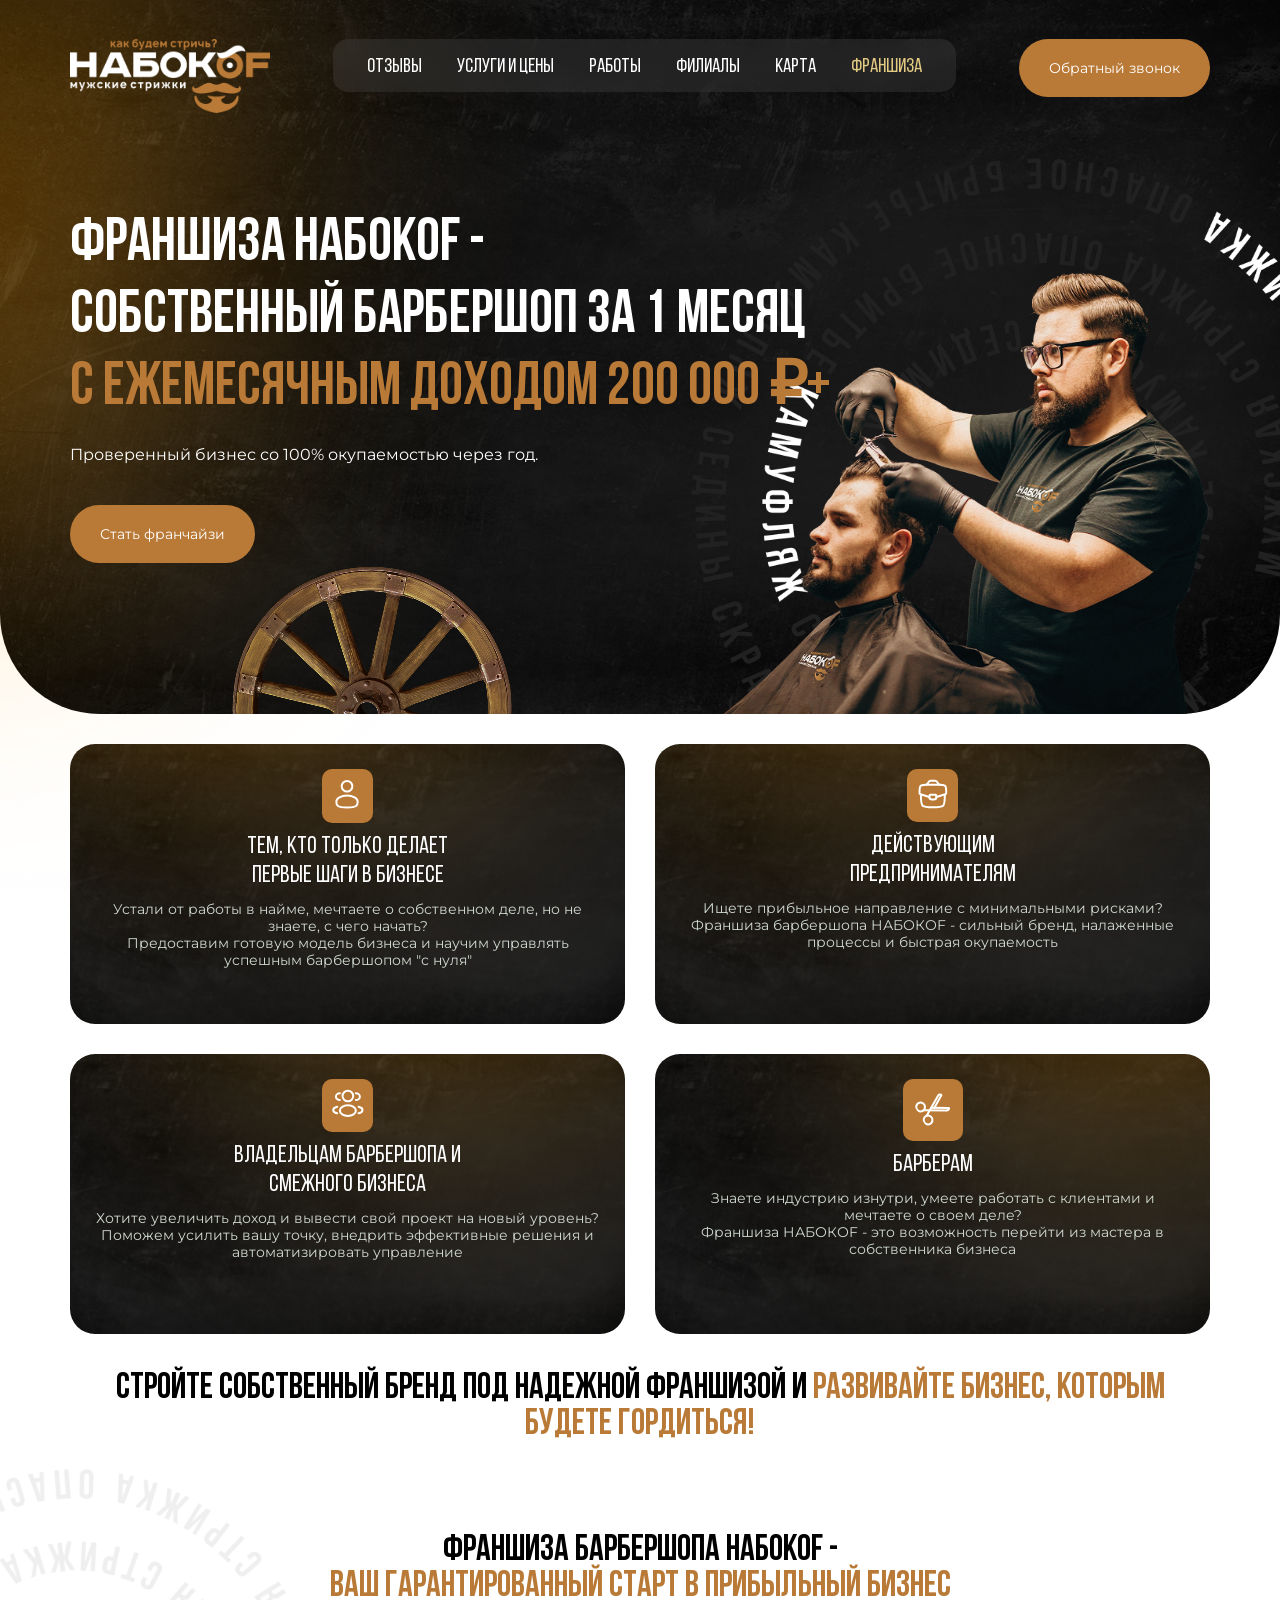
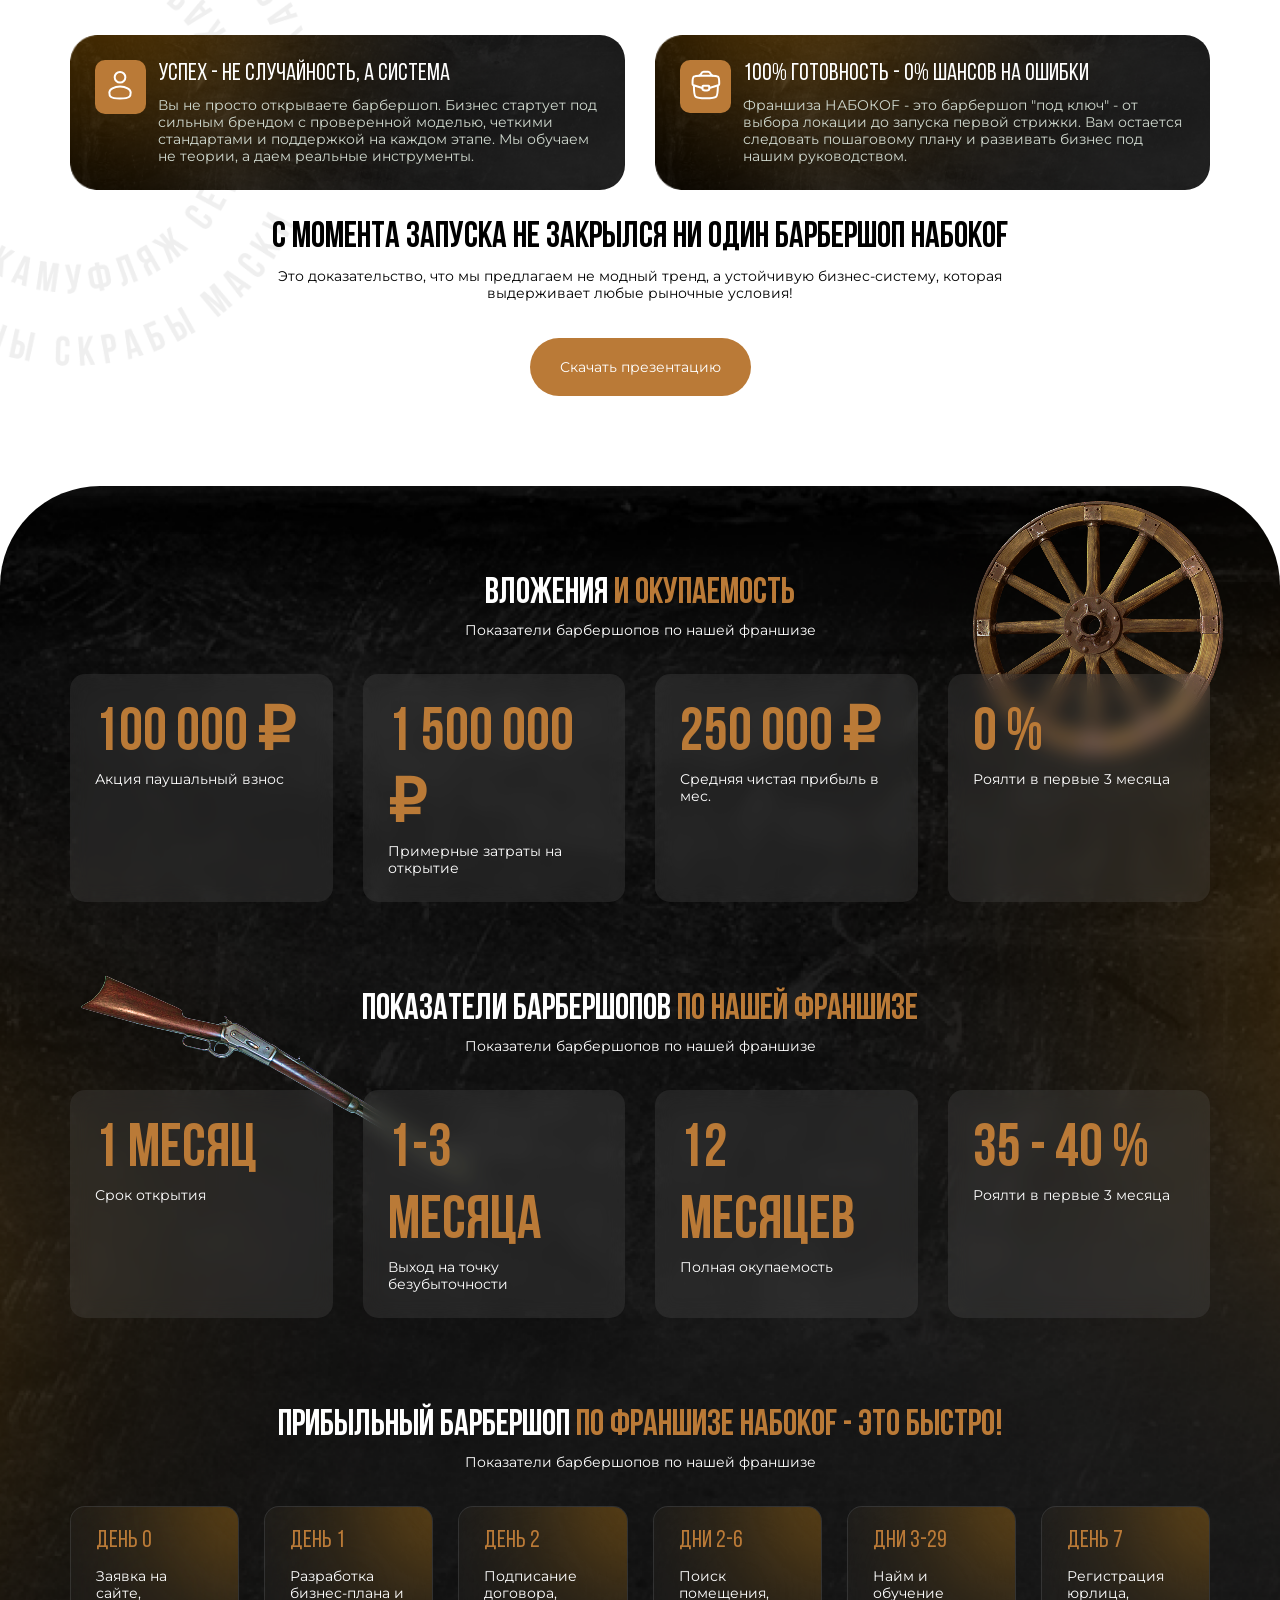
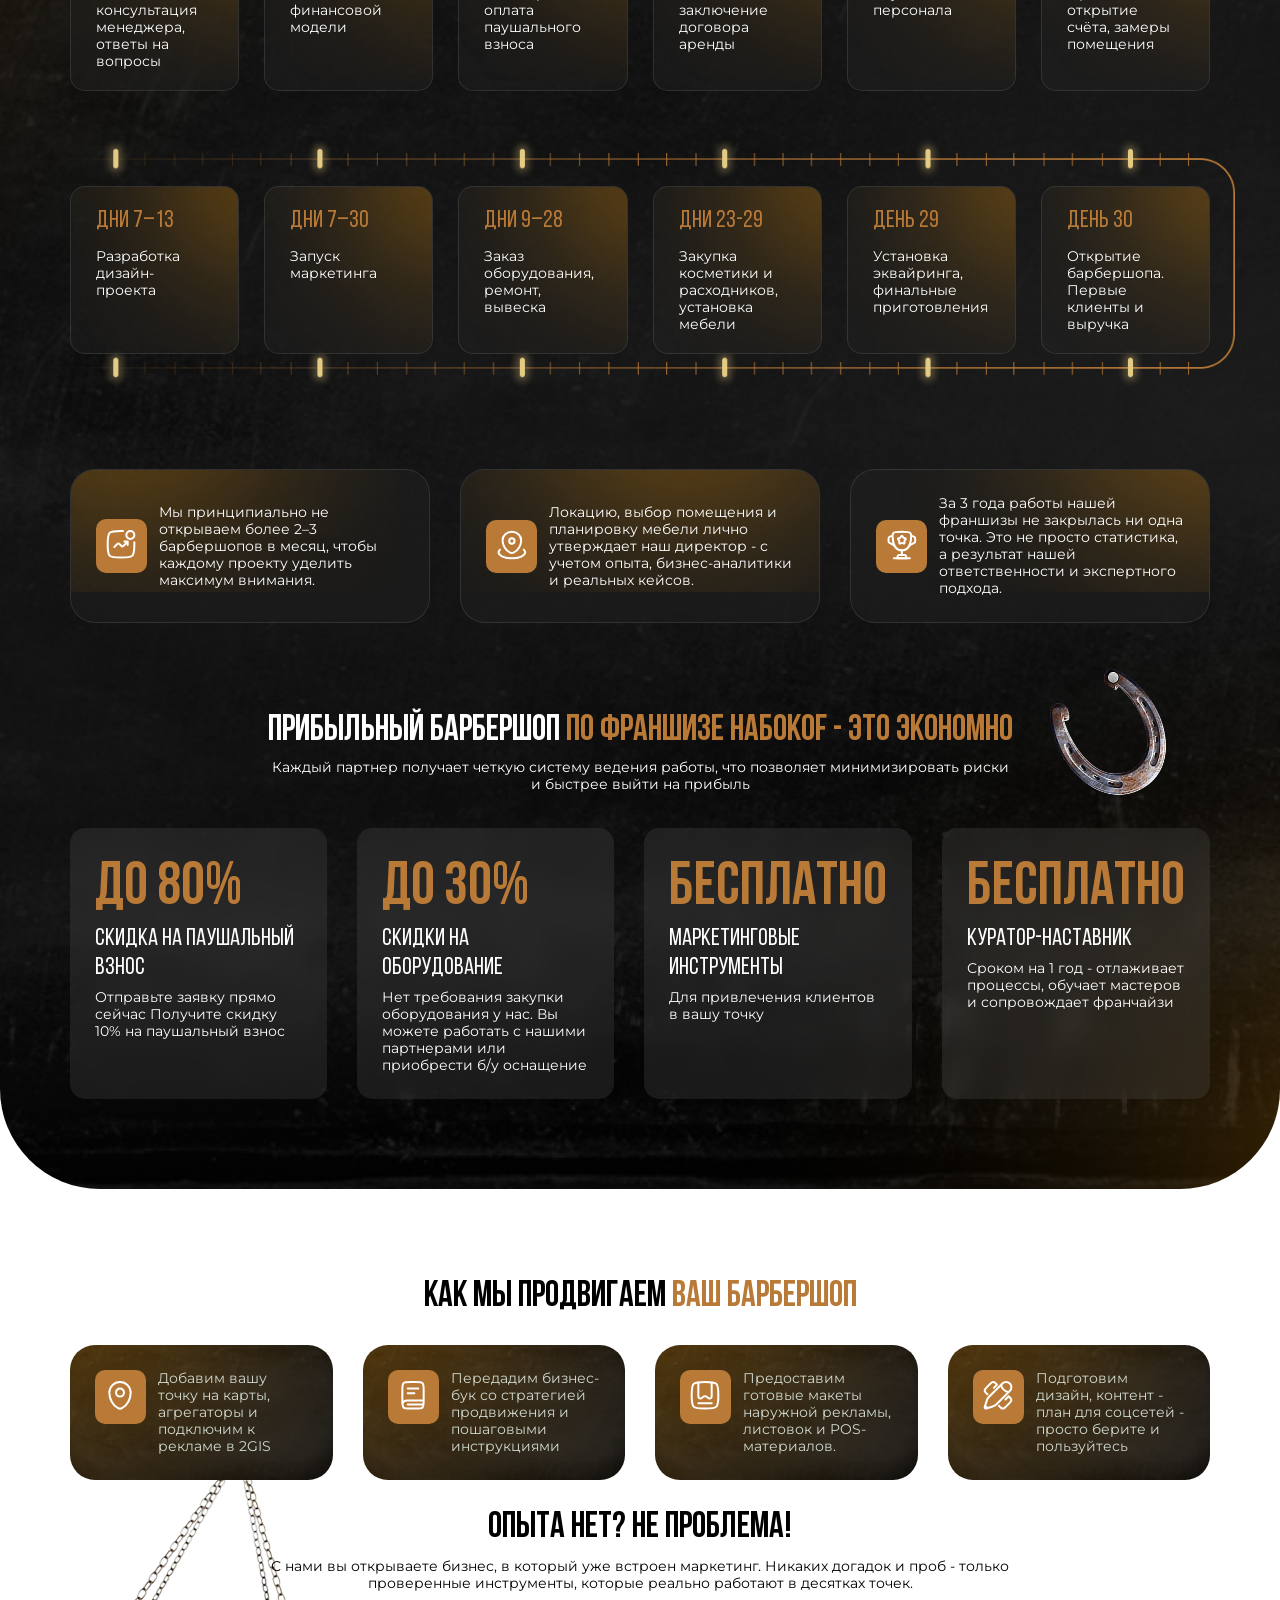
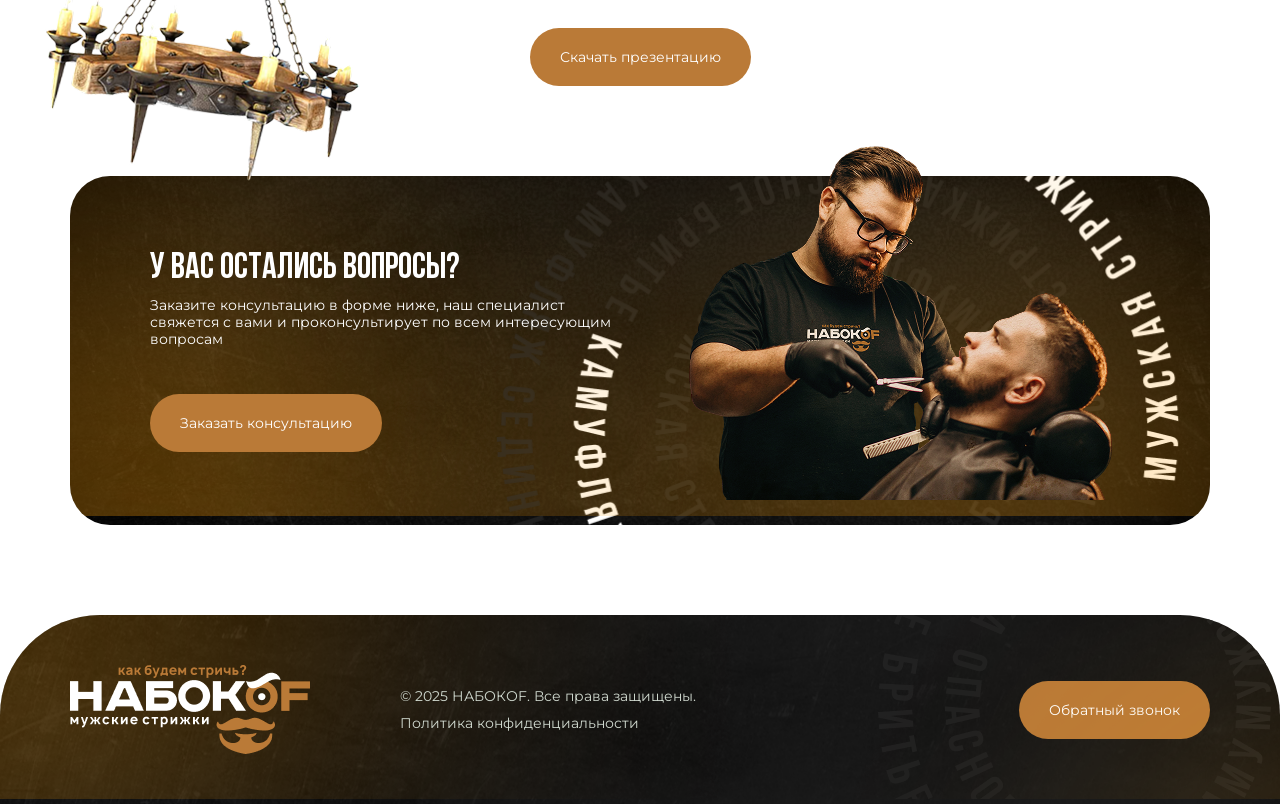
<file: franchise.html>
<!DOCTYPE html>
<html lang="en">
<head>
  <meta charset="UTF-8">
  <meta name="viewport" content="width=device-width, initial-scale=1.0">
  <link rel="preconnect" href="https://fonts.googleapis.com">
  <link rel="preconnect" href="https://fonts.gstatic.com" crossorigin>
  <link href="https://fonts.googleapis.com/css2?family=Montserrat&display=swap" rel="stylesheet">
  <title>Document</title>

  <link rel="stylesheet" href="css/franchise.css">
</head>
<body>
  <div class="wrapper">
    <div class="hero">
      <img class="hero__decor-eclipse" src="img/franchise/ecpilse.png" alt="">
      <header class="header">
        <div class="header__container container">
          <a class="header__logo" href="#">
            <img src="img/franchise/logo.png" alt="">
          </a>
          <nav class="header__nav">
            <ul class="header__nav-list">
              <li class="header__nav-item">
                <a class="header__nav-link text-bebas-20" href="#">Отзывы</a>
              </li>
              <li class="header__nav-item">
                <a class="header__nav-link text-bebas-20" href="#">Услуги и цены</a>
              </li>
              <li class="header__nav-item">
                <a class="header__nav-link text-bebas-20" href="#">Работы</a>
              </li>
              <li class="header__nav-item">
                <a class="header__nav-link text-bebas-20" href="#">Филиалы</a>
              </li>
              <li class="header__nav-item">
                <a class="header__nav-link text-bebas-20" href="#">Карта</a>
              </li>
              <li class="header__nav-item">
                <a class="header__nav-link header__nav-link-active text-bebas-20" href="#">Франшиза</a>
              </li>
            </ul>
          </nav> 
          <button class="header__phone button modal-open">Обратный звонок</button>
        </div>
      </header>
      <div class="hero__inner">
        <div class="hero__container container">
          <img class="hero__decor-whell" src="img/franchise/wheel.png" alt="">
          <div class="hero__info">
            <h1 class="hero__title text-title-h1">Франшиза НАБОКОF - <br> собственный барбершоп за 1 месяц <br> <span>с ежемесячным доходом 200 000 ₽+</span></h1>
            <p class="hero__description text-montserrat-16">Проверенный бизнес со 100% окупаемостью через год.</p>
            <button class="hero__button button modal-open">Стать франчайзи</button>
          </div>
          <div class="hero__right">
            <img class="hero__image-human" src="img/franchise/hero/human.png" alt=""> 
            <img class="hero__image-text" src="img/franchise/hero/text.png" alt=""> 
          </div>
        </div>
      </div>
    </div>
    <main>
      <section class="for-who">
        <div class="for-who__container container">
          <div class="for-who__body">
            <ul class="for-who__list">
              <li class="for-who__card for-who__card-1">
                <div class="for-who__card-icon">
                  <svg width="33" height="33" viewBox="0 0 33 33" fill="none" xmlns="http://www.w3.org/2000/svg">
                    <path d="M10.6836 8.26662C10.6836 9.68111 11.2455 11.0377 12.2457 12.0379C13.2459 13.0381 14.6024 13.6 16.0169 13.6C17.4314 13.6 18.788 13.0381 19.7882 12.0379C20.7884 11.0377 21.3503 9.68111 21.3503 8.26662C21.3503 6.85213 20.7884 5.49558 19.7882 4.49539C18.788 3.49519 17.4314 2.93329 16.0169 2.93329C14.6024 2.93329 13.2459 3.49519 12.2457 4.49539C11.2455 5.49558 10.6836 6.85213 10.6836 8.26662Z" stroke="white" stroke-width="2"/>
                    <path d="M26.6829 23.5999C26.6829 26.9136 26.6829 29.5999 16.0163 29.5999C5.34961 29.5999 5.34961 26.9136 5.34961 23.5999C5.34961 20.2862 10.1252 17.5999 16.0163 17.5999C21.9073 17.5999 26.6829 20.2862 26.6829 23.5999Z" stroke="white" stroke-width="2"/>
                  </svg>                    
                </div>
                <h3 class="for-who__card-title text-title-h3">Тем, кто только делает <br> первые шаги в бизнесе</h3>
                <p class="for-who__card-description text-montserrat-14">Устали от работы в найме, мечтаете о собственном деле, но не знаете, с чего начать? <br> Предоставим готовую модель бизнеса и научим управлять успешным барбершопом "с нуля"</p>
              </li>
              <li class="for-who__card for-who__card-2">
                <div class="for-who__card-icon">
                  <svg width="33" height="32" viewBox="0 0 33 32" fill="none" xmlns="http://www.w3.org/2000/svg">
                    <path d="M4.87793 16C4.87793 21.0283 4.87793 26.2092 6.63529 27.7712C8.39265 29.3333 11.2211 29.3333 16.8779 29.3333C22.5347 29.3333 25.3633 29.3333 27.1206 27.7712C28.8779 26.2092 28.8779 21.0283 28.8779 16" stroke="white" stroke-width="2"/>
                    <path d="M20.4253 18.9359L28.4351 16.533C29.2291 16.2948 29.6261 16.1756 29.878 15.8902C29.9271 15.8346 29.9715 15.775 30.0105 15.712C30.2116 15.3887 30.2116 14.9743 30.2116 14.1452C30.2116 10.8784 30.2116 9.24495 29.3143 8.14214C29.1419 7.93019 28.9481 7.73646 28.7361 7.56399C27.6333 6.66669 25.9999 6.66669 22.7331 6.66669H11.0235C7.75662 6.66669 6.12319 6.66669 5.02038 7.56399C4.80843 7.73646 4.6147 7.93019 4.44223 8.14214C3.54492 9.24495 3.54492 10.8784 3.54492 14.1452C3.54492 14.9743 3.54492 15.3887 3.74596 15.712C3.78512 15.775 3.82947 15.8346 3.87854 15.8902C4.13046 16.1756 4.52746 16.2948 5.32146 16.533L13.3312 18.9359" stroke="white" stroke-width="2"/>
                    <path d="M9.54492 6.66669C10.6428 6.63886 11.7573 5.9399 12.1308 4.90711C12.1423 4.87534 12.1541 4.84001 12.1777 4.76931L12.2119 4.66669C12.2681 4.49794 12.2963 4.41354 12.3264 4.33869C12.7106 3.38285 13.6111 2.73385 14.6393 2.67157C14.7199 2.66669 14.8088 2.66669 14.9868 2.66669H18.7704C18.9483 2.66669 19.0372 2.66669 19.1177 2.67157C20.146 2.73385 21.0465 3.38285 21.4308 4.33869C21.4608 4.41354 21.4889 4.49793 21.5452 4.66669L21.5795 4.76931C21.6029 4.83959 21.6148 4.87543 21.6263 4.90711C21.9999 5.9399 23.1137 6.63886 24.2116 6.66669" stroke="white" stroke-width="2"/>
                    <path d="M19.5449 16.6667H14.2116C13.8434 16.6667 13.5449 16.9652 13.5449 17.3334V20.2154C13.5449 20.4879 13.7109 20.7331 13.964 20.8343L14.8975 21.2078C16.1691 21.7163 17.5875 21.7163 18.8591 21.2078L19.7925 20.8343C20.0456 20.7331 20.2116 20.4879 20.2116 20.2154V17.3334C20.2116 16.9652 19.9131 16.6667 19.5449 16.6667Z" stroke="white" stroke-width="2" stroke-linecap="round"/>
                  </svg>                    
                </div>
                <h3 class="for-who__card-title text-title-h3">Действующим <br> предпринимателям</h3>
                <p class="for-who__card-description text-montserrat-14">Ищете прибыльное направление с минимальными рисками? <br> Франшиза барбершопа НАБОКОF - сильный бренд, налаженные процессы и быстрая окупаемость</p>
              </li>
              <li class="for-who__card for-who__card-3">
                <div class="for-who__card-icon">
                  <svg width="33" height="32" viewBox="0 0 33 32" fill="none" xmlns="http://www.w3.org/2000/svg">
                    <g clip-path="url(#clip0_64_676)">
                    <path d="M11.5449 7.99996C11.5449 9.41445 12.1068 10.771 13.107 11.7712C14.1072 12.7714 15.4638 13.3333 16.8783 13.3333C18.2927 13.3333 19.6493 12.7714 20.6495 11.7712C21.6497 10.771 22.2116 9.41445 22.2116 7.99996C22.2116 6.58547 21.6497 5.22892 20.6495 4.22872C19.6493 3.22853 18.2927 2.66663 16.8783 2.66663C15.4638 2.66663 14.1072 3.22853 13.107 4.22872C12.1068 5.22892 11.5449 6.58547 11.5449 7.99996Z" stroke="white" stroke-width="2"/>
                    <path d="M24.8779 12C27.0871 12 28.8779 10.5076 28.8779 8.66665C28.8779 6.8257 27.0871 5.33331 24.8779 5.33331" stroke="white" stroke-width="2" stroke-linecap="round"/>
                    <path d="M8.87793 12C6.6688 12 4.87793 10.5076 4.87793 8.66665C4.87793 6.8257 6.6688 5.33331 8.87793 5.33331" stroke="white" stroke-width="2" stroke-linecap="round"/>
                    <path d="M8.87793 22.6666C8.87793 24.0811 9.72078 25.4377 11.2211 26.4379C12.7214 27.4381 14.7562 28 16.8779 28C18.9997 28 21.0345 27.4381 22.5348 26.4379C24.0351 25.4377 24.8779 24.0811 24.8779 22.6666C24.8779 21.2522 24.0351 19.8956 22.5348 18.8954C21.0345 17.8952 18.9997 17.3333 16.8779 17.3333C14.7562 17.3333 12.7214 17.8952 11.2211 18.8954C9.72078 19.8956 8.87793 21.2522 8.87793 22.6666Z" stroke="white" stroke-width="2"/>
                    <path d="M27.5449 25.3333C29.8839 24.8204 31.5449 23.5214 31.5449 22C31.5449 20.4785 29.8839 19.1796 27.5449 18.6666" stroke="white" stroke-width="2" stroke-linecap="round"/>
                    <path d="M6.21094 25.3333C3.87194 24.8204 2.21094 23.5214 2.21094 22C2.21094 20.4785 3.87194 19.1796 6.21094 18.6666" stroke="white" stroke-width="2" stroke-linecap="round"/>
                    </g>
                    <defs>
                    <clipPath id="clip0_64_676">
                    <rect width="32" height="32" fill="white" transform="translate(0.87793)"/>
                    </clipPath>
                    </defs>
                    </svg>
                    
                </div>
                <h3 class="for-who__card-title text-title-h3">Владельцам барбершопа и <br> смежного бизнеса</h3>
                <p class="for-who__card-description text-montserrat-14">Хотите увеличить доход и вывести свой проект на новый уровень? <br> Поможем усилить вашу точку, внедрить эффективные решения и автоматизировать управление</p>
              </li>
              <li class="for-who__card for-who__card-4">
                <div class="for-who__card-icon">
                  <svg width="42" height="41" viewBox="0 0 42 41" fill="none" xmlns="http://www.w3.org/2000/svg">
                    <g clip-path="url(#clip0_64_689)">
                    <path d="M4.80078 21.1913C5.38094 22.1961 6.33652 22.9294 7.45731 23.2297C8.57809 23.53 9.77227 23.3728 10.7771 22.7926C11.782 22.2125 12.5153 21.2569 12.8156 20.1361C13.1159 19.0153 12.9587 17.8211 12.3785 16.8163C11.7983 15.8114 10.8428 15.0782 9.72198 14.7778C8.60119 14.4775 7.40701 14.6347 6.40214 15.2149C5.39727 15.7951 4.66403 16.7506 4.36372 17.8714C4.0634 18.9922 4.22062 20.1864 4.80078 21.1913Z" stroke="white" stroke-width="2" stroke-linecap="round" stroke-linejoin="round"/>
                    <path d="M19.2844 19.6589L37.2527 19.9009C37.2179 20.5948 36.9234 21.2503 36.4276 21.7371C35.9318 22.2238 35.2711 22.5063 34.5767 22.5284L11.4463 22.3179" stroke="white" stroke-width="2" stroke-linecap="round" stroke-linejoin="round"/>
                    <path d="M12.3008 34.1817C12.8809 35.1866 13.8365 35.9198 14.9573 36.2201C16.0781 36.5204 17.2723 36.3632 18.2771 35.783C19.282 35.2029 20.0153 34.2473 20.3156 33.1265C20.6159 32.0057 20.4587 30.8116 19.8785 29.8067C19.2983 28.8018 18.3428 28.0686 17.222 27.7683C16.1012 27.4679 14.907 27.6252 13.9021 28.2053C12.8973 28.7855 12.164 29.7411 11.8637 30.8619C11.5634 31.9826 11.7206 33.1768 12.3008 34.1817Z" stroke="white" stroke-width="2" stroke-linecap="round" stroke-linejoin="round"/>
                    <path d="M22.3845 19.7007L29.6447 6.72323C29.0264 6.4061 28.3114 6.33329 27.6419 6.51926C26.9723 6.70524 26.3973 7.13638 26.0312 7.72696L14.6477 27.8626" stroke="white" stroke-width="2" stroke-linecap="round" stroke-linejoin="round"/>
                    </g>
                    <defs>
                    <clipPath id="clip0_64_689">
                    <rect width="30" height="30" fill="white" transform="translate(0.509766 15.0096) rotate(-30)"/>
                    </clipPath>
                    </defs>
                    </svg>
                    
                </div>
                <h3 class="for-who__card-title text-title-h3">Барберам</h3>
                <p class="for-who__card-description text-montserrat-14">Знаете индустрию изнутри, умеете работать с клиентами и мечтаете о своем деле? <br> Франшиза НАБОКОF - это возможность перейти из мастера в собственника бизнеса</p>
              </li>
            </ul>
            <h2 class="for-who__title text-title-h2">Стройте собственный бренд под надежной франшизой и <span>развивайте бизнес, которым будете гордиться!</span></h2>
          </div>
        </div>
      </section>
      <section class="guarantee">
        <div class="guarantee__container container">
          <img class="guarantee__text-bg" src="img/franchise/text-eclip.png" alt="">
          <div class="guarantee__body">
            <h2 class="guarantee__title guarantee__title-1 text-title-h2">Франшиза барбершопа НАБОКОF - <br> <span>ваш гарантированный старт в прибыльный бизнес</span></h2>
            <ul class="guarantee__list">
              <li class="guarantee__card guarantee__card-1">
                <div class="guarantee__card-icon">
                  <svg width="33" height="33" viewBox="0 0 33 33" fill="none" xmlns="http://www.w3.org/2000/svg">
                    <path d="M10.6836 8.26473C10.6836 9.67922 11.2455 11.0358 12.2457 12.036C13.2459 13.0362 14.6024 13.5981 16.0169 13.5981C17.4314 13.5981 18.788 13.0362 19.7882 12.036C20.7884 11.0358 21.3503 9.67922 21.3503 8.26473C21.3503 6.85024 20.7884 5.49369 19.7882 4.49349C18.788 3.4933 17.4314 2.9314 16.0169 2.9314C14.6024 2.9314 13.2459 3.4933 12.2457 4.49349C11.2455 5.49369 10.6836 6.85024 10.6836 8.26473Z" stroke="white" stroke-width="2"/>
                    <path d="M26.6829 23.5981C26.6829 26.9119 26.6829 29.5981 16.0163 29.5981C5.34961 29.5981 5.34961 26.9119 5.34961 23.5981C5.34961 20.2844 10.1252 17.5981 16.0163 17.5981C21.9073 17.5981 26.6829 20.2844 26.6829 23.5981Z" stroke="white" stroke-width="2"/>
                  </svg>                    
                </div>
                <div class="guarantee__card-info">
                  <h3 class="guarantee__card-title text-title-h3">Успех - не случайность, а система</h3>
                  <p class="guarantee__card-description text-montserrat-14">Вы не просто открываете барбершоп. Бизнес стартует под сильным брендом с проверенной моделью, четкими стандартами и поддержкой на каждом этапе. Мы обучаем не теории, а даем реальные инструменты.</p>
                </div>
              </li>
              <li class="guarantee__card guarantee__card-2">
                <div class="guarantee__card-icon">
                  <svg width="33" height="32" viewBox="0 0 33 32" fill="none" xmlns="http://www.w3.org/2000/svg">
                    <path d="M4.87793 15.9982C4.87793 21.0264 4.87793 26.2074 6.63529 27.7694C8.39265 29.3315 11.2211 29.3315 16.8779 29.3315C22.5347 29.3315 25.3633 29.3315 27.1206 27.7694C28.8779 26.2074 28.8779 21.0264 28.8779 15.9982" stroke="white" stroke-width="2"/>
                    <path d="M20.4253 18.934L28.4351 16.5311C29.2291 16.2929 29.6261 16.1737 29.878 15.8883C29.9271 15.8327 29.9715 15.7731 30.0105 15.7101C30.2116 15.3868 30.2116 14.9724 30.2116 14.1433C30.2116 10.8765 30.2116 9.24306 29.3143 8.14025C29.1419 7.9283 28.9481 7.73457 28.7361 7.5621C27.6333 6.66479 25.9999 6.66479 22.7331 6.66479H11.0235C7.75662 6.66479 6.12319 6.66479 5.02038 7.5621C4.80843 7.73457 4.6147 7.9283 4.44223 8.14025C3.54492 9.24306 3.54492 10.8765 3.54492 14.1433C3.54492 14.9724 3.54492 15.3868 3.74596 15.7101C3.78512 15.7731 3.82947 15.8327 3.87854 15.8883C4.13046 16.1737 4.52746 16.2929 5.32146 16.5311L13.3312 18.934" stroke="white" stroke-width="2"/>
                    <path d="M9.54492 6.6648C10.6428 6.63697 11.7573 5.93801 12.1308 4.90522C12.1423 4.87345 12.1541 4.83812 12.1777 4.76742L12.2119 4.66479C12.2681 4.49605 12.2963 4.41165 12.3264 4.33679C12.7106 3.38095 13.6111 2.73195 14.6393 2.66967C14.7199 2.66479 14.8088 2.66479 14.9868 2.66479H18.7704C18.9483 2.66479 19.0372 2.66479 19.1177 2.66967C20.146 2.73195 21.0465 3.38095 21.4308 4.33679C21.4608 4.41165 21.4889 4.49603 21.5452 4.66479L21.5795 4.76742C21.6029 4.8377 21.6148 4.87354 21.6263 4.90522C21.9999 5.93801 23.1137 6.63697 24.2116 6.6648" stroke="white" stroke-width="2"/>
                    <path d="M19.5449 16.6648H14.2116C13.8434 16.6648 13.5449 16.9633 13.5449 17.3315V20.2135C13.5449 20.486 13.7109 20.7312 13.964 20.8324L14.8975 21.2059C16.1691 21.7144 17.5875 21.7144 18.8591 21.2059L19.7925 20.8324C20.0456 20.7312 20.2116 20.486 20.2116 20.2135V17.3315C20.2116 16.9633 19.9131 16.6648 19.5449 16.6648Z" stroke="white" stroke-width="2" stroke-linecap="round"/>
                    </svg>                    
                </div>
                <div class="guarantee__card-info">
                  <h3 class="guarantee__card-title text-title-h3">100% готовность - 0% шансов на ошибки</h3>
                  <p class="guarantee__card-description text-montserrat-14">Франшиза НАБОКОF - это барбершоп "под ключ" - от выбора локации до запуска первой стрижки. Вам остается следовать пошаговому плану и развивать бизнес под нашим руководством.</p>
                </div>
              </li>
            </ul>
            <div class="guarantee__wrap">
              <h2 class="guarantee__title guarantee__title-2 text-title-h2">С момента запуска не закрылся ни один барбершоп НАБОКОF</h2>
              <p class="guarantee__description text-montserrat-14">Это доказательство, что мы предлагаем не модный тренд, а устойчивую бизнес-систему, которая выдерживает любые рыночные условия!</p>
              <a class="guarantee__link button" href="#">Скачать презентацию</a> 
            </div>          
          </div>
        </div>
      </section>
      <div class="metrics">
        <div class="metrics__inner">
          <section class="metrics__attachments">
            <div class="metrics__attachments-inner">
              <div class="metrics__attachments-container container">
                <img class="metrics__attachments-wheel" src="img/franchise/profit-whell.png"alt="">
                <div class="metrics__attachments-top">
                  <h2 class="metrics__attachments-title text-title-h2">Вложения <span>и окупаемость</span></h2>
                  <p class="metrics__attachments-description text-montserrat-14">Показатели барбершопов по нашей франшизе</p>
                </div>
                <ul class="metrics__attachments-list">
                  <li class="metrics__attachments-card">
                    <h3 class="metrics__attachments-card-title text-title-h1">100 000 ₽</h3>
                    <p class="metrics__attachments-card-description text-montserrat-14">Акция паушальный взнос</p>
                  </li>
                  <li class="metrics__attachments-card">
                    <h3 class="metrics__attachments-card-title text-title-h1">1 500 000 ₽</h3>
                    <p class="metrics__attachments-card-description text-montserrat-14">Примерные затраты на открытие</p>
                  </li>
                  <li class="metrics__attachments-card">
                    <h3 class="metrics__attachments-card-title text-title-h1">250 000 ₽</h3>
                    <p class="metrics__attachments-card-description text-montserrat-14">Средняя чистая прибыль в мес.</p>
                  </li>
                  <li class="metrics__attachments-card">
                    <h3 class="metrics__attachments-card-title text-title-h1">0 %</h3>
                    <p class="metrics__attachments-card-description text-montserrat-14">Роялти в первые 3 месяца</p>
                  </li>
                </ul>
              </div>
            </div>
          </section>

          <section class="metrics__stats">
            <div class="metrics__stats-inner">
              <div class="metrics__stats-container container">
                <img class="metrics__stats-gun" src="img/franchise/gun.png" alt="">
                <div class="metrics__stats-top">
                  <h2 class="metrics__stats-title text-title-h2">Показатели барбершопов <span>по нашей франшизе</span></h2>
                  <p class="metrics__stats-description text-montserrat-14">Показатели барбершопов по нашей франшизе</p>
                </div>
                <ul class="metrics__stats-list">
                  <li class="metrics__stats-card">
                    <h3 class="metrics__stats-card-title text-title-h1">1 месяц</h3>
                    <p class="metrics__stats-card-description text-montserrat-14">Срок открытия</p>
                  </li>
                  <li class="metrics__stats-card">
                    <h3 class="metrics__stats-card-title text-title-h1">1-3 месяца</h3>
                    <p class="metrics__stats-card-description text-montserrat-14">Выход на точку безубыточности</p>
                  </li>
                  <li class="metrics__stats-card">
                    <h3 class="metrics__stats-card-title text-title-h1">12 месяцев</h3>
                    <p class="metrics__stats-card-description text-montserrat-14">Полная окупаемость</p>
                  </li>
                  <li class="metrics__stats-card">
                    <h3 class="metrics__stats-card-title text-title-h1">35 - 40 %</h3>
                    <p class="metrics__stats-card-description text-montserrat-14">Роялти в первые 3 месяца</p>
                  </li>
                </ul>
              </div>
            </div>
          </section>
          
          <section class="metrics__timeline">
            <div class="metrics__timeline-inner">
              <div class="metrics__timeline-container container">
                <div class="metrics__timeline-top">
                  <h2 class="metrics__timeline-title text-title-h2">Прибыльный барбершоп <span>по франшизе НАБОКОF - это быстро!</span></h2>
                  <p class="metrics__timeline-description text-montserrat-14">Показатели барбершопов по нашей франшизе</p>
                </div>

                <div class="metrics__timeline-wrap">

                  <ul class="metrics__timeline-list">
                    <li class="metrics__timeline-card">
                      <h3 class="metrics__timeline-card-day text-title-h3">День 0</h3>
                      <p class="metrics__timeline-card-description text-montserrat-14">Заявка на сайте, консультация менеджера, ответы на вопросы</p>
                    </li>
                    <li class="metrics__timeline-card">
                      <h3 class="metrics__timeline-card-day text-title-h3">День 1</h3>
                      <p class="metrics__timeline-card-description text-montserrat-14">Разработка бизнес-плана и финансовой модели</p>
                    </li>
                    <li class="metrics__timeline-card">
                      <h3 class="metrics__timeline-card-day text-title-h3">День 2</h3>
                      <p class="metrics__timeline-card-description text-montserrat-14">Подписание договора, оплата паушального взноса</p>
                    </li>
                    <li class="metrics__timeline-card">
                      <h3 class="metrics__timeline-card-day text-title-h3">Дни 2-6</h3>
                      <p class="metrics__timeline-card-description text-montserrat-14">Поиск помещения, заключение договора аренды</p>
                    </li>
                    <li class="metrics__timeline-card">
                      <h3 class="metrics__timeline-card-day text-title-h3">Дни 3-29</h3>
                      <p class="metrics__timeline-card-description text-montserrat-14">Найм и обучение персонала</p>
                    </li>
                    <li class="metrics__timeline-card">
                      <h3 class="metrics__timeline-card-day text-title-h3">День 7</h3>
                      <p class="metrics__timeline-card-description text-montserrat-14">Регистрация юрлица, открытие счёта, замеры помещения</p>
                    </li>
                  </ul>

                  <img class="metrics__timeline-line" src="img/franchise/metric/line.png" alt="">
                  <!-- <img class="metrics__timeline-line-mobile" src="img/franchise/line.png" alt="">
                  <img class="metrics__timeline-line-mobile-2" src="img/franchise/line.png" alt=""> -->
  
                  <ul class="metrics__timeline-list metrics__timeline-list-2">
                    <li class="metrics__timeline-card">
                      <h3 class="metrics__timeline-card-day text-title-h3">Дни 7–13</h3>
                      <p class="metrics__timeline-card-description text-montserrat-14">Разработка дизайн-проекта</p>
                    </li>
                    <li class="metrics__timeline-card">
                      <h3 class="metrics__timeline-card-day text-title-h3">Дни 7–30</h3>
                      <p class="metrics__timeline-card-description text-montserrat-14">Запуск маркетинга</p>
                    </li>
                    <li class="metrics__timeline-card">
                      <h3 class="metrics__timeline-card-day text-title-h3">Дни 9–28</h3>
                      <p class="metrics__timeline-card-description text-montserrat-14">Заказ оборудования, ремонт, вывеска</p>
                    </li>
                    <li class="metrics__timeline-card">
                      <h3 class="metrics__timeline-card-day text-title-h3">Дни 23-29</h3>
                      <p class="metrics__timeline-card-description text-montserrat-14">Закупка косметики и расходников, установка мебели</p>
                    </li>
                    <li class="metrics__timeline-card">
                      <h3 class="metrics__timeline-card-day text-title-h3">День 29</h3>
                      <p class="metrics__timeline-card-description text-montserrat-14">Установка эквайринга, финальные приготовления</p>
                    </li>
                    <li class="metrics__timeline-card">
                      <h3 class="metrics__timeline-card-day text-title-h3">День 30</h3>
                      <p class="metrics__timeline-card-description text-montserrat-14">Открытие барбершопа. Первые клиенты и выручка</p>
                    </li>
                  </ul>

                  <button class="metrics__timeline-more text-montserrat-14">Смотреть все этапы</button>
                </div>

                <ul class="metrics__timeline-row">
                  <li class="metrics__timeline-row-card metrics__timeline-row-card-1">
                    <div class="metrics__timeline-row-card-icon">
                      <svg width="33" height="33" viewBox="0 0 33 33" fill="none" xmlns="http://www.w3.org/2000/svg">
                        <path d="M29.3503 14.2667V16.2667C29.3503 22.552 29.3503 25.6948 27.3976 27.6473C25.4451 29.6 22.3023 29.6 16.0169 29.6C9.73153 29.6 6.58883 29.6 4.63622 27.6473C2.68359 25.6948 2.68359 22.552 2.68359 16.2667C2.68359 9.98128 2.68359 6.83859 4.63622 4.88598C6.58883 2.93335 9.73153 2.93335 16.0169 2.93335H18.0169" stroke="white" stroke-width="2" stroke-linecap="round"/>
                        <path d="M21.3496 6.93335C21.3496 7.99422 21.771 9.01163 22.5212 9.76178C23.2713 10.5119 24.2887 10.9333 25.3496 10.9333C26.4105 10.9333 27.4279 10.5119 28.178 9.76178C28.9282 9.01163 29.3496 7.99422 29.3496 6.93335C29.3496 5.87248 28.9282 4.85507 28.178 4.10492C27.4279 3.35478 26.4105 2.93335 25.3496 2.93335C24.2887 2.93335 23.2713 3.35478 22.5212 4.10492C21.771 4.85507 21.3496 5.87248 21.3496 6.93335Z" stroke="white" stroke-width="2"/>
                        <path d="M9.34961 18.9332L12.4068 15.876C12.9275 15.3553 13.7717 15.3553 14.2924 15.876L16.4068 17.9904C16.9275 18.5111 17.7717 18.5111 18.2924 17.9904L22.6829 13.5999M22.6829 13.5999V16.9332M22.6829 13.5999H19.3496" stroke="white" stroke-width="2" stroke-linecap="round" stroke-linejoin="round"/>
                      </svg>                        
                    </div>
                    <p class="metrics__timeline-row-card-description text-montserrat-14">Мы принципиально не открываем более 2–3 барбершопов в месяц, чтобы каждому проекту уделить максимум внимания. </p>
                  </li>
                  <li class="metrics__timeline-row-card metrics__timeline-row-card-2">
                    <div class="metrics__timeline-row-card-icon">
                      <svg width="33" height="32" viewBox="0 0 33 32" fill="none" xmlns="http://www.w3.org/2000/svg">
                        <path d="M7.54492 11.3529C7.54492 6.55568 11.7236 2.66675 16.8783 2.66675C22.0329 2.66675 26.2116 6.55568 26.2116 11.3529C26.2116 16.1126 23.2327 21.6666 18.5851 23.6529C17.5016 24.1158 16.2549 24.1158 15.1715 23.6529C10.5238 21.6666 7.54492 16.1126 7.54492 11.3529Z" stroke="white" stroke-width="2"/>
                        <path d="M19.5443 11.9999C19.5443 13.4727 18.3504 14.6666 16.8776 14.6666C15.4048 14.6666 14.2109 13.4727 14.2109 11.9999C14.2109 10.5272 15.4048 9.33325 16.8776 9.33325C18.3504 9.33325 19.5443 10.5272 19.5443 11.9999Z" stroke="white" stroke-width="2"/>
                        <path d="M28.8256 20.6667C29.7128 21.4701 30.2116 22.3755 30.2116 23.3334C30.2116 26.6471 24.242 29.3334 16.8783 29.3334C9.51445 29.3334 3.54492 26.6471 3.54492 23.3334C3.54492 22.3755 4.04375 21.4701 4.93088 20.6667" stroke="white" stroke-width="2" stroke-linecap="round"/>
                      </svg>                        
                    </div>
                    <p class="metrics__timeline-row-card-description text-montserrat-14">Локацию, выбор помещения и планировку мебели лично утверждает наш директор - с учетом опыта, бизнес-аналитики и реальных кейсов. </p>
                  </li>
                  <li class="metrics__timeline-row-card metrics__timeline-row-card-3">
                    <div class="metrics__timeline-row-card-icon">
                      <svg width="33" height="32" viewBox="0 0 33 32" fill="none" xmlns="http://www.w3.org/2000/svg">
                        <path d="M16.8785 21.3334C9.19853 21.3334 7.83803 13.6794 7.59701 7.60871C7.52997 5.92005 7.49645 5.07572 8.13075 4.29452C8.76503 3.51333 9.52419 3.38524 11.0425 3.12907C12.5412 2.8762 14.5004 2.66675 16.8785 2.66675C19.2565 2.66675 21.2157 2.8762 22.7144 3.12907C24.2328 3.38524 24.9919 3.51333 25.6261 4.29452C26.2605 5.07572 26.2269 5.92005 26.1599 7.60871C25.9189 13.6794 24.5584 21.3334 16.8785 21.3334Z" stroke="white" stroke-width="2"/>
                        <path d="M16.8779 21.3333V25.3333" stroke="white" stroke-width="2" stroke-linecap="round"/>
                        <path d="M21.5443 29.3333H12.2109L12.6632 27.0719C12.7879 26.4487 13.3351 26 13.9707 26H19.7845C20.4201 26 20.9673 26.4487 21.092 27.0719L21.5443 29.3333Z" stroke="white" stroke-width="2" stroke-linecap="round" stroke-linejoin="round"/>
                        <path d="M26.2109 6.66675L27.4757 7.08836C28.7959 7.52839 29.4559 7.7484 29.8333 8.27219C30.2109 8.79597 30.2109 9.49172 30.2108 10.8832V10.9799C30.2108 12.1276 30.2108 12.7014 29.9345 13.1709C29.6583 13.6403 29.1567 13.919 28.1535 14.4763L24.2109 16.6667" stroke="white" stroke-width="2"/>
                        <path d="M7.54484 6.66675L6.28002 7.08836C4.95994 7.52839 4.2999 7.7484 3.92239 8.27219C3.54487 8.79597 3.54488 9.49172 3.54492 10.8832V10.9799C3.54496 12.1276 3.54498 12.7014 3.82123 13.1709C4.09747 13.6403 4.5991 13.919 5.60232 14.4763L9.54484 16.6667" stroke="white" stroke-width="2"/>
                        <path d="M15.7391 8.03009C16.2458 7.1212 16.4991 6.66675 16.8779 6.66675C17.2567 6.66675 17.5101 7.1212 18.0167 8.03009L18.1478 8.26524C18.2917 8.52352 18.3637 8.65267 18.4759 8.73787C18.5882 8.82308 18.7279 8.85471 19.0075 8.91796L19.2621 8.97556C20.2459 9.19817 20.7379 9.30948 20.855 9.68584C20.9721 10.0622 20.6366 10.4544 19.9659 11.2387L19.7923 11.4416C19.6018 11.6645 19.5065 11.776 19.4635 11.9138C19.4207 12.0517 19.4351 12.2004 19.4639 12.4978L19.4902 12.7685C19.5915 13.815 19.6423 14.3382 19.3359 14.5709C19.0294 14.8034 18.5689 14.5914 17.6477 14.1673L17.4094 14.0575C17.1475 13.937 17.0167 13.8767 16.8779 13.8767C16.7391 13.8767 16.6083 13.937 16.3465 14.0575L16.1082 14.1673C15.187 14.5914 14.7265 14.8034 14.4199 14.5709C14.1136 14.3382 14.1643 13.815 14.2657 12.7685L14.2919 12.4978C14.3207 12.2004 14.3351 12.0517 14.2923 11.9138C14.2494 11.776 14.1541 11.6645 13.9635 11.4416L13.79 11.2387C13.1192 10.4544 12.7839 10.0622 12.9009 9.68584C13.0179 9.30948 13.5099 9.19817 14.4938 8.97556L14.7483 8.91796C15.0279 8.85471 15.1677 8.82308 15.2799 8.73787C15.3922 8.65267 15.4642 8.52352 15.6081 8.26524L15.7391 8.03009Z" stroke="white" stroke-width="2"/>
                        <path d="M24.8779 29.3333H8.87793" stroke="white" stroke-width="2" stroke-linecap="round"/>
                      </svg>                        
                    </div>
                    <p class="metrics__timeline-row-card-description text-montserrat-14">За 3 года работы нашей франшизы не закрылась ни одна точка. Это не просто статистика, а результат нашей ответственности и экспертного подхода.</p>
                  </li>
                </ul>

              </div>
            </div>
          </section>

          <section class="metrics__profit">
            <div class="metrics__profit-inner">
              <div class="metrics__profit-container container">
                <img class="metrics__profit-horseshoe" src="img/franchise/horseshoe.png" alt="">
                <div class="metrics__profit-top">
                  <h2 class="metrics__profit-title text-title-h2">Прибыльный барбершоп <span>по франшизе НАБОКОF - это экономно</span></h2>
                  <p class="metrics__profit-description text-montserrat-14">Каждый партнер получает четкую систему ведения работы, что позволяет минимизировать риски <br> и быстрее выйти на прибыль</p>
                </div>
                <ul class="metrics__profit-list">
                  <li class="metrics__profit-card">
                    <h3 class="metrics__profit-card-title text-title-h1">До 80%</h3>
                    <h4 class="metrics__profit-card-subtitle text-title-h3">скидка на паушальный взнос</h4>
                    <p class="metrics__profit-card-description text-montserrat-14">Отправьте заявку прямо сейчас Получите скидку 10% на паушальный взнос</p>
                  </li>
                  <li class="metrics__profit-card">
                    <h3 class="metrics__profit-card-title text-title-h1">До 30%</h3>
                    <h4 class="metrics__profit-card-subtitle text-title-h3">скидки на оборудование</h4>
                    <p class="metrics__profit-card-description text-montserrat-14">Нет требования закупки оборудования у нас. Вы можете работать с нашими партнерами или приобрести б/у оснащение</p>
                  </li>
                  <li class="metrics__profit-card">
                    <h3 class="metrics__profit-card-title text-title-h1">Бесплатно</h3>
                    <h4 class="metrics__profit-card-subtitle text-title-h3">маркетинговые инструменты</h4>
                    <p class="metrics__profit-card-description text-montserrat-14">Для привлечения клиентов в вашу точку</p>
                  </li>
                  <li class="metrics__profit-card">
                    <h3 class="metrics__profit-card-title text-title-h1">Бесплатно</h3>
                    <h4 class="metrics__profit-card-subtitle text-title-h3">куратор-наставник</h4>
                    <p class="metrics__profit-card-description text-montserrat-14">Сроком на 1 год - отлаживает процессы, обучает мастеров и сопровождает франчайзи</p>
                  </li>
                </ul>
                <button class="metrics__profit-button button modal-open">Отправить заявку</button>
              </div>
            </div>
          </section>
          

        </div>
      </div>
      <section class="promotion">
        <div class="promotion__container container">
          <img class="promotion__chandelier" src="img/franchise/chandelier.png" alt="">
          <div class="promotion__body">
            <h2 class="promotion__title guarantee__title-1 text-title-h2">Как мы продвигаем <span>ваш барбершоп</span></h2>
            <ul class="promotion__list">
              <li class="promotion__card promotion__card-1">
                <div class="promotion__card-icon">
                  <svg width="33" height="33" viewBox="0 0 33 33" fill="none" xmlns="http://www.w3.org/2000/svg">
                    <path d="M5.34863 13.7899C5.34863 7.7933 10.1243 2.93213 16.0153 2.93213C21.9064 2.93213 26.682 7.7933 26.682 13.7899C26.682 19.7395 23.2776 26.682 17.9658 29.1647C16.7277 29.7435 15.3029 29.7435 14.0648 29.1647C8.75306 26.682 5.34863 19.7395 5.34863 13.7899Z" stroke="white" stroke-width="2"/>
                    <path d="M12.0156 13.5991C12.0156 14.66 12.4371 15.6774 13.1872 16.4275C13.9373 17.1777 14.9548 17.5991 16.0156 17.5991C17.0765 17.5991 18.0939 17.1777 18.8441 16.4275C19.5942 15.6774 20.0156 14.66 20.0156 13.5991C20.0156 12.5383 19.5942 11.5208 18.8441 10.7707C18.0939 10.0205 17.0765 9.59912 16.0156 9.59912C14.9548 9.59912 13.9373 10.0205 13.1872 10.7707C12.4371 11.5208 12.0156 12.5383 12.0156 13.5991Z" stroke="white" stroke-width="2"/>
                  </svg>                                       
                </div>
                <p class="promotion__card-description text-montserrat-14">Добавим вашу точку на карты, агрегаторы и подключим к рекламе в 2GIS</p>
              </li>
              <li class="promotion__card promotion__card-2">
                <div class="promotion__card-icon">
                  <svg width="33" height="33" viewBox="0 0 33 33" fill="none" xmlns="http://www.w3.org/2000/svg">
                    <path d="M5.34863 10.9321C5.34863 7.16089 5.34863 5.27528 6.52021 4.1037C7.69178 2.93213 9.57739 2.93213 13.3486 2.93213H18.682C22.4532 2.93213 24.3388 2.93213 25.5104 4.1037C26.682 5.27528 26.682 7.16089 26.682 10.9321V21.5988C26.682 25.37 26.682 27.2556 25.5104 28.4272C24.3388 29.5988 22.4532 29.5988 18.682 29.5988H13.3486C9.57739 29.5988 7.69178 29.5988 6.52021 28.4272C5.34863 27.2556 5.34863 25.37 5.34863 21.5988V10.9321Z" stroke="white" stroke-width="2"/>
                    <path d="M26.5457 21.5991H10.5457C9.30571 21.5991 8.68573 21.5991 8.17706 21.7354C6.79669 22.1053 5.7185 23.1835 5.34863 24.5638" stroke="white" stroke-width="2"/>
                    <path d="M10.6826 9.59912H21.3493" stroke="white" stroke-width="2" stroke-linecap="round"/>
                    <path d="M10.6826 14.2656H17.3493" stroke="white" stroke-width="2" stroke-linecap="round"/>
                    <path d="M26.0159 25.5991H10.6826" stroke="white" stroke-width="2" stroke-linecap="round"/>
                  </svg>                                       
                </div>
                <p class="promotion__card-description text-montserrat-14">Передадим бизнес-бук со стратегией продвижения и пошаговыми инструкциями</p>
              </li>
              <li class="promotion__card promotion__card-3">
                <div class="promotion__card-icon">
                  <svg width="33" height="33" viewBox="0 0 33 33" fill="none" xmlns="http://www.w3.org/2000/svg">
                    <path d="M2.68262 16.2655C2.68262 9.98006 2.68262 6.83737 4.63524 4.88476C6.58786 2.93213 9.73055 2.93213 16.0159 2.93213C22.3013 2.93213 25.4441 2.93213 27.3966 4.88476C29.3493 6.83737 29.3493 9.98006 29.3493 16.2655C29.3493 22.5508 29.3493 25.6936 27.3966 27.6461C25.4441 29.5988 22.3013 29.5988 16.0159 29.5988C9.73055 29.5988 6.58786 29.5988 4.63524 27.6461C2.68262 25.6936 2.68262 22.5508 2.68262 16.2655Z" stroke="white" stroke-width="2"/>
                    <path d="M22.682 2.93213V16.0089C22.682 17.3088 22.682 17.9588 22.5098 18.3464C22.1174 19.2299 21.1494 19.7061 20.2101 19.4781C19.7978 19.378 19.2829 18.9815 18.2529 18.1884C17.6714 17.7407 17.3806 17.5168 17.078 17.3852C16.4001 17.0908 15.6305 17.0908 14.9526 17.3852C14.65 17.5168 14.3592 17.7407 13.7777 18.1884C12.7477 18.9815 12.2327 19.378 11.8205 19.4781C10.8812 19.7061 9.91319 19.2299 9.52082 18.3464C9.34863 17.9588 9.34863 17.3088 9.34863 16.0089V2.93213" stroke="white" stroke-width="2"/>
                    <path d="M22.682 24.2656H9.34863" stroke="white" stroke-width="2" stroke-linecap="round"/>
                  </svg>                                        
                </div>
                <p class="promotion__card-description text-montserrat-14">Предоставим готовые макеты наружной рекламы, листовок и POS-материалов.</p>
              </li>
              <li class="promotion__card promotion__card-4">
                <div class="promotion__card-icon">
                  <svg width="33" height="33" viewBox="0 0 33 33" fill="none" xmlns="http://www.w3.org/2000/svg">
                    <path d="M17.6873 26.1645C17.2967 25.774 16.6635 25.774 16.273 26.1645C15.8825 26.5551 15.8825 27.1883 16.273 27.5788L17.6873 26.1645ZM4.70267 16.0084C5.0932 16.3989 5.72636 16.3989 6.11688 16.0084C6.50742 15.6179 6.50742 14.9847 6.11688 14.5941L4.70267 16.0084ZM15.0518 5.65929L15.7589 6.36639C15.9464 6.17886 16.0518 5.9245 16.0518 5.65929C16.0518 5.39408 15.9464 5.13972 15.7589 4.95218L15.0518 5.65929ZM26.6221 17.2296L27.3293 16.5225C27.1417 16.3351 26.8873 16.2296 26.6221 16.2296C26.3569 16.2296 26.1026 16.3351 25.915 16.5225L26.6221 17.2296ZM11.1307 8.16617C10.7401 8.5567 10.7401 9.18986 11.1307 9.58038C11.5212 9.97091 12.1544 9.97091 12.5449 9.58038L11.1307 8.16617ZM22.701 19.7365C22.3105 20.1271 22.3105 20.7603 22.701 21.1508C23.0915 21.5413 23.7247 21.5413 24.1153 21.1508L22.701 19.7365ZM6.63107 4.95218L4.70267 6.88058L6.11688 8.2948L8.04528 6.36639L6.63107 4.95218ZM25.4009 27.5788L27.3293 25.6504L25.915 24.2361L23.9866 26.1645L25.4009 27.5788ZM16.273 27.5788C17.1621 28.4679 17.8985 29.2072 18.5601 29.712C19.2449 30.2344 19.9655 30.5988 20.8369 30.5988V28.5988C20.5786 28.5988 20.2801 28.5087 19.7733 28.122C19.2434 27.7177 18.6164 27.0936 17.6873 26.1645L16.273 27.5788ZM23.9866 26.1645C23.0576 27.0936 22.4305 27.7177 21.9006 28.122C21.3938 28.5087 21.0951 28.5988 20.8369 28.5988V30.5988C21.7083 30.5988 22.429 30.2344 23.1137 29.712C23.7753 29.2072 24.5118 28.4679 25.4009 27.5788L23.9866 26.1645ZM4.70267 6.88058C3.8136 7.76965 3.07418 8.50608 2.56939 9.16768C2.04699 9.85236 1.68262 10.5731 1.68262 11.4445H3.68262C3.68262 11.1862 3.77276 10.8876 4.15943 10.3808C4.5637 9.85098 5.18784 9.22383 6.11688 8.2948L4.70267 6.88058ZM6.11688 14.5941C5.18784 13.6651 4.5637 13.038 4.15943 12.5081C3.77276 12.0013 3.68262 11.7027 3.68262 11.4445H1.68262C1.68262 12.3158 2.04699 13.0366 2.56939 13.7213C3.07418 14.3829 3.8136 15.1193 4.70267 16.0084L6.11688 14.5941ZM15.7589 4.95218C14.8698 4.06312 14.1334 3.32369 13.4718 2.8189C12.7871 2.2965 12.0663 1.93213 11.195 1.93213V3.93213C11.4532 3.93213 11.7518 4.02228 12.2586 4.40894C12.7885 4.81321 13.4156 5.43736 14.3446 6.36639L15.7589 4.95218ZM8.04528 6.36639C8.97432 5.43736 9.60147 4.81321 10.1313 4.40894C10.6381 4.02229 10.9367 3.93213 11.195 3.93213V1.93213C10.3236 1.93213 9.60286 2.2965 8.91816 2.8189C8.25656 3.32369 7.52014 4.06312 6.63107 4.95218L8.04528 6.36639ZM25.915 17.9368C26.8441 18.8659 27.4682 19.4929 27.8725 20.0228C28.2591 20.5296 28.3493 20.8281 28.3493 21.0864H30.3493C30.3493 20.2151 29.9849 19.4944 29.4625 18.8096C28.9577 18.148 28.2183 17.4116 27.3293 16.5225L25.915 17.9368ZM27.3293 25.6504C28.2183 24.7613 28.9577 24.0248 29.4625 23.3632C29.9849 22.6785 30.3493 21.9579 30.3493 21.0864H28.3493C28.3493 21.3447 28.2591 21.6433 27.8725 22.1501C27.4682 22.68 26.8441 23.3071 25.915 24.2361L27.3293 25.6504ZM14.3446 4.95218L11.1307 8.16617L12.5449 9.58038L15.7589 6.36639L14.3446 4.95218ZM25.915 16.5225L22.701 19.7365L24.1153 21.1508L27.3293 17.9368L25.915 16.5225Z" fill="white"/>
                    <path d="M19.1627 5.70368L20.3985 4.46784C22.4461 2.42023 25.766 2.42023 27.8136 4.46784C29.8612 6.51544 29.8612 9.83527 27.8136 11.8829L26.5777 13.1187M19.1627 5.70368C19.1627 5.70368 19.3172 8.32984 21.6344 10.647C23.9516 12.9642 26.5777 13.1187 26.5777 13.1187M19.1627 5.70368L7.80104 17.0653C7.0315 17.8349 6.64672 18.2196 6.31582 18.6439C5.92546 19.1444 5.5908 19.6859 5.31774 20.2588C5.08626 20.7445 4.91419 21.2608 4.57003 22.2932L3.46818 25.5988L3.1117 26.6683M26.5777 13.1187L15.2161 24.4804C14.4465 25.2499 14.0618 25.6347 13.6375 25.9656C13.137 26.356 12.5955 26.6907 12.0226 26.9637C11.5369 27.1952 11.0206 27.3672 9.98819 27.7113L6.68262 28.8132L5.61318 29.1697M3.1117 26.6683L2.75522 27.7377C2.58586 28.2457 2.71808 28.8059 3.09679 29.1847C3.4755 29.5633 4.03566 29.6956 4.54374 29.5263L5.61318 29.1697M3.1117 26.6683L5.61318 29.1697" stroke="white" stroke-width="2"/>
                  </svg>                                       
                </div>
                <p class="promotion__card-description text-montserrat-14">Подготовим дизайн, контент - план для соцсетей - просто берите и пользуйтесь</p>
              </li>
            </ul>
            <div class="promotion__wrap">
              <h2 class="promotion__title guarantee__title-2 text-title-h2">Опыта нет? Не проблема!</h2>
              <p class="promotion__description text-montserrat-14">С нами вы открываете бизнес, в который уже встроен маркетинг.  Никаких догадок и проб - только проверенные инструменты, которые реально работают в десятках точек.</p>
              <a class="promotion__link button" href="#">Скачать презентацию</a> 
            </div>          
          </div>
        </div>
      </section>
      <section class="team">
        <div class="team__container container">
          <h2 class="team__title text-title-h2">Наша команда, которая помогает <span>вам в открытии бизнеса</span></h2>
          <ul class="team__list">
            <li class="team__card">
              <div class="team__card-image">
                <img src="img/franchise/team/1.jpg" alt="">
              </div>
              <div class="team__card-info">
                <h3 class="team__card-name text-onest-24">Алексей Воронов</h3>
                <p class="team__card-description text-montserrat-14">Руководитель департамента старта и запуска</p>
              </div>
            </li>
            <li class="team__card">
              <div class="team__card-image">
                <img src="img/franchise/team/2.jpg" alt="">
              </div>
              <div class="team__card-info">
                <h3 class="team__card-name text-onest-24">Ольга Новикова</h3>
                <p class="team__card-description text-montserrat-14">Руководитель департамента сопровождения</p>
              </div>
            </li>
            <li class="team__card">
              <div class="team__card-image">
                <img src="img/franchise/team/3.png" alt="">
              </div>
              <div class="team__card-info">
                <h3 class="team__card-name text-onest-24">Кирилл Антонов</h3>
                <p class="team__card-description text-montserrat-14">Собственник бизнеса</p>
              </div>
            </li>
            <li class="team__card">
              <div class="team__card-image">
                <img src="img/franchise/team/4.png" alt="">
              </div>
              <div class="team__card-info">
                <h3 class="team__card-name text-onest-24">Елена Соколова</h3>
                <p class="team__card-description text-montserrat-14">Руководитель департамента старта и запуска</p>
              </div>
            </li>
          </ul>
          <div class="team__wrap">
            <p class="team__description text-montserrat-14">Мы всегда на связи: отвечаем на ваши вопросы, рассказываем о бизнес-модели, подбираем индивидуальные решения для ваших задач.</p>
            <a class="team__link button" href="#">Скачать презентацию</a>
          </div>
        </div>
      </section>
      <section class="consultation">
        <div class="consultation__container container">
          <div class="consultation__card">
            <div class="consultation__card-inner">
              <div class="consultation__card-info">
                <h2 class="consultation__card-title text-title-h2">У вас остались вопросы?</h2>
                <p class="consultation__card-description text-montserrat-14">Заказите консультацию в форме ниже, наш специалист свяжется с вами и проконсультирует по всем интересующим вопросам</p>
                <button class="consultation__card-button button modal-open">Заказать консультацию</button>
              </div>
              <img class="consultation__card-eclipse" src="img/franchise/consultation/eclipse.png" alt="">
              <img class="consultation__card-eclipse-2" src="img/franchise/consultation/eclipse-2.png" alt="">
            </div>
            <img class="consultation__card-human" src="img/franchise/consultation/barber.png" alt="">
          </div>
        </div>
      </section>
    </main>
    <footer class="footer">
      <img class="footer__eclipse" src="img/franchise/footer-eclipse.png" alt="">
      <img class="footer__eclipse-2" src="img/franchise/footer-eclipse-2.png" alt="">
      <div class="footer__container container">
        <div class="footer__left">
          <a class="footer__logo" href="#">
            <img src="img/franchise/logo.png" alt="">
          </a>
          <div>
            <p class="footer__copyright text-montserrat-14">© 2025 НАБОКОF. Все права защищены.</p>
            <a class="footer__privacy text-montserrat-14" href="#">Политика конфиденциальности</a>
          </div>
        </div>
        <div class="footer__right">
          <img class="footer__text" src="img/franchise/footer-text.png" alt="">
          <button class="footer__button button modal-open">Обратный звонок</button>
        </div>
      </div>
    </footer>

    <div class="modal__overlay"></div>
    <div class="modal">
      <div class="modal active">
        <div class="modal__overlay">
          <div class="modal__inner">
            <div class="modal__window">
               <button class="modal__close">
                 <svg width="15" height="15" viewBox="0 0 15 15" fill="none" xmlns="http://www.w3.org/2000/svg">
                   <path fill-rule="evenodd" clip-rule="evenodd" d="M13.9705 1.57053C14.3298 1.21125 14.3298 0.62874 13.9705 0.26946C13.6113 -0.08982 13.0287 -0.08982 12.6695 0.26946L7.12 5.81893L1.57055 0.26946C1.21125 -0.08982 0.62874 -0.08982 0.26946 0.26946C-0.08982 0.62874 -0.08982 1.21125 0.26946 1.57053L5.81893 7.12L0.26946 12.6695C-0.08982 13.0288 -0.08982 13.6112 0.26946 13.9706C0.62874 14.3298 1.21125 14.3298 1.57055 13.9706L7.12 8.42108L12.6695 13.9706C13.0287 14.3298 13.6113 14.3298 13.9705 13.9706C14.3298 13.6112 14.3298 13.0288 13.9705 12.6695L8.42108 7.12L13.9705 1.57053Z" fill="white"/>
                 </svg>                  
               </button>
               <div class="modal__info">
                <h3 class="modal__title text-title-h3">Закажите звонок</h3>
                <p class="modal__description text-montserrat-14">Наш специалист свяжется с вами и проконсультирует по всем вопросам</p>
                <form class="modal__form form" action="">
                  <input class="modal__form-input form-input" placeholder="Ваше имя" type="text">
                  <input class="modal__form-input form-input" placeholder="Ваш телефон" type="tel">
                  <button class="modal__form-button form-button button" type="submit">Рассчитать стоимость</button>
                  <div class="modal__form-row">
                    <input class="modal__form-checkbox form-checkbox" type="checkbox">
                    <p class="modal__form-privacy text-montserrat-11">Нажимая на кнопку, вы даете согласие на обработку персональных данных и соглашаетесь c политикой конфиденциальности.</p>
                  </div>
                </form>
               </div>
               <div class="modal__image">
                <img src="img/franchise/modal-img.jpg" alt="">
               </div>
            </div>
          </div>
        </div>
      </div>
    </div>


  
  </div>

  <script src="js/franchise.js"></script>
</body>
</html>
</file>
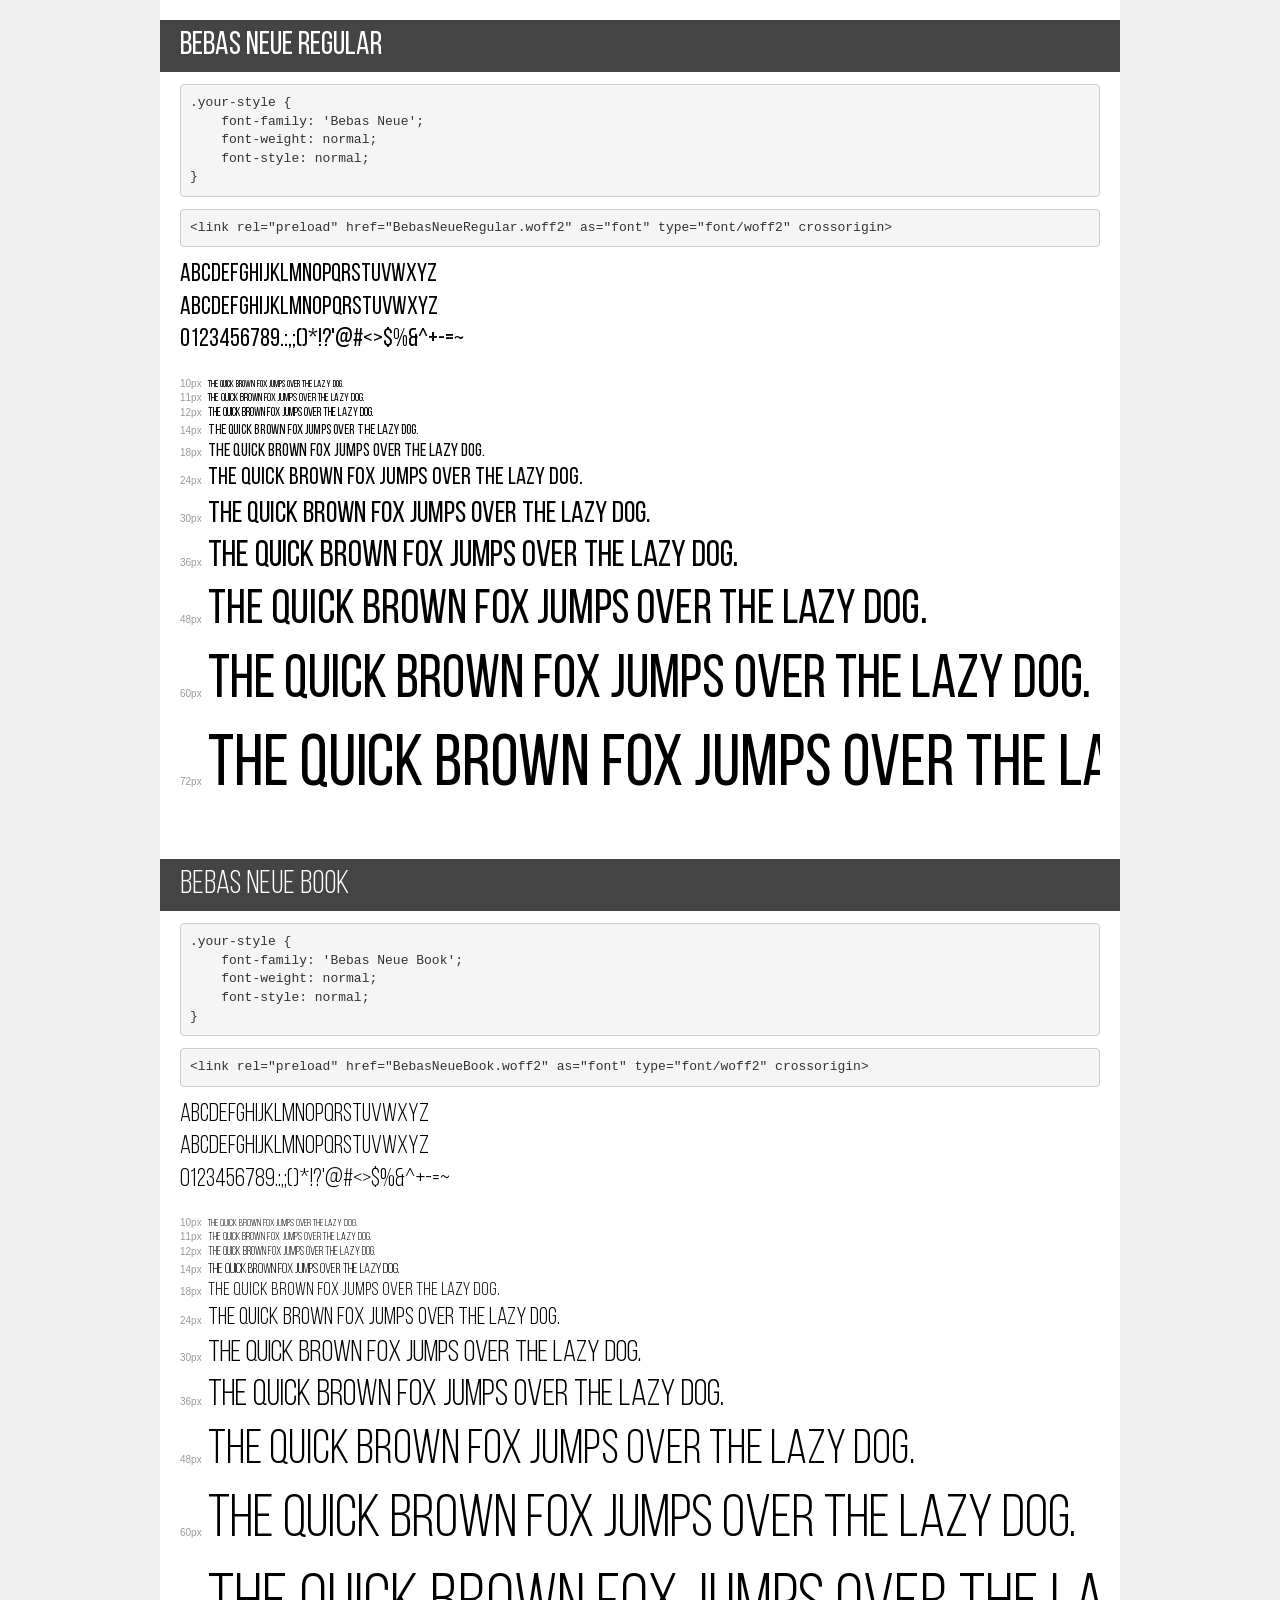
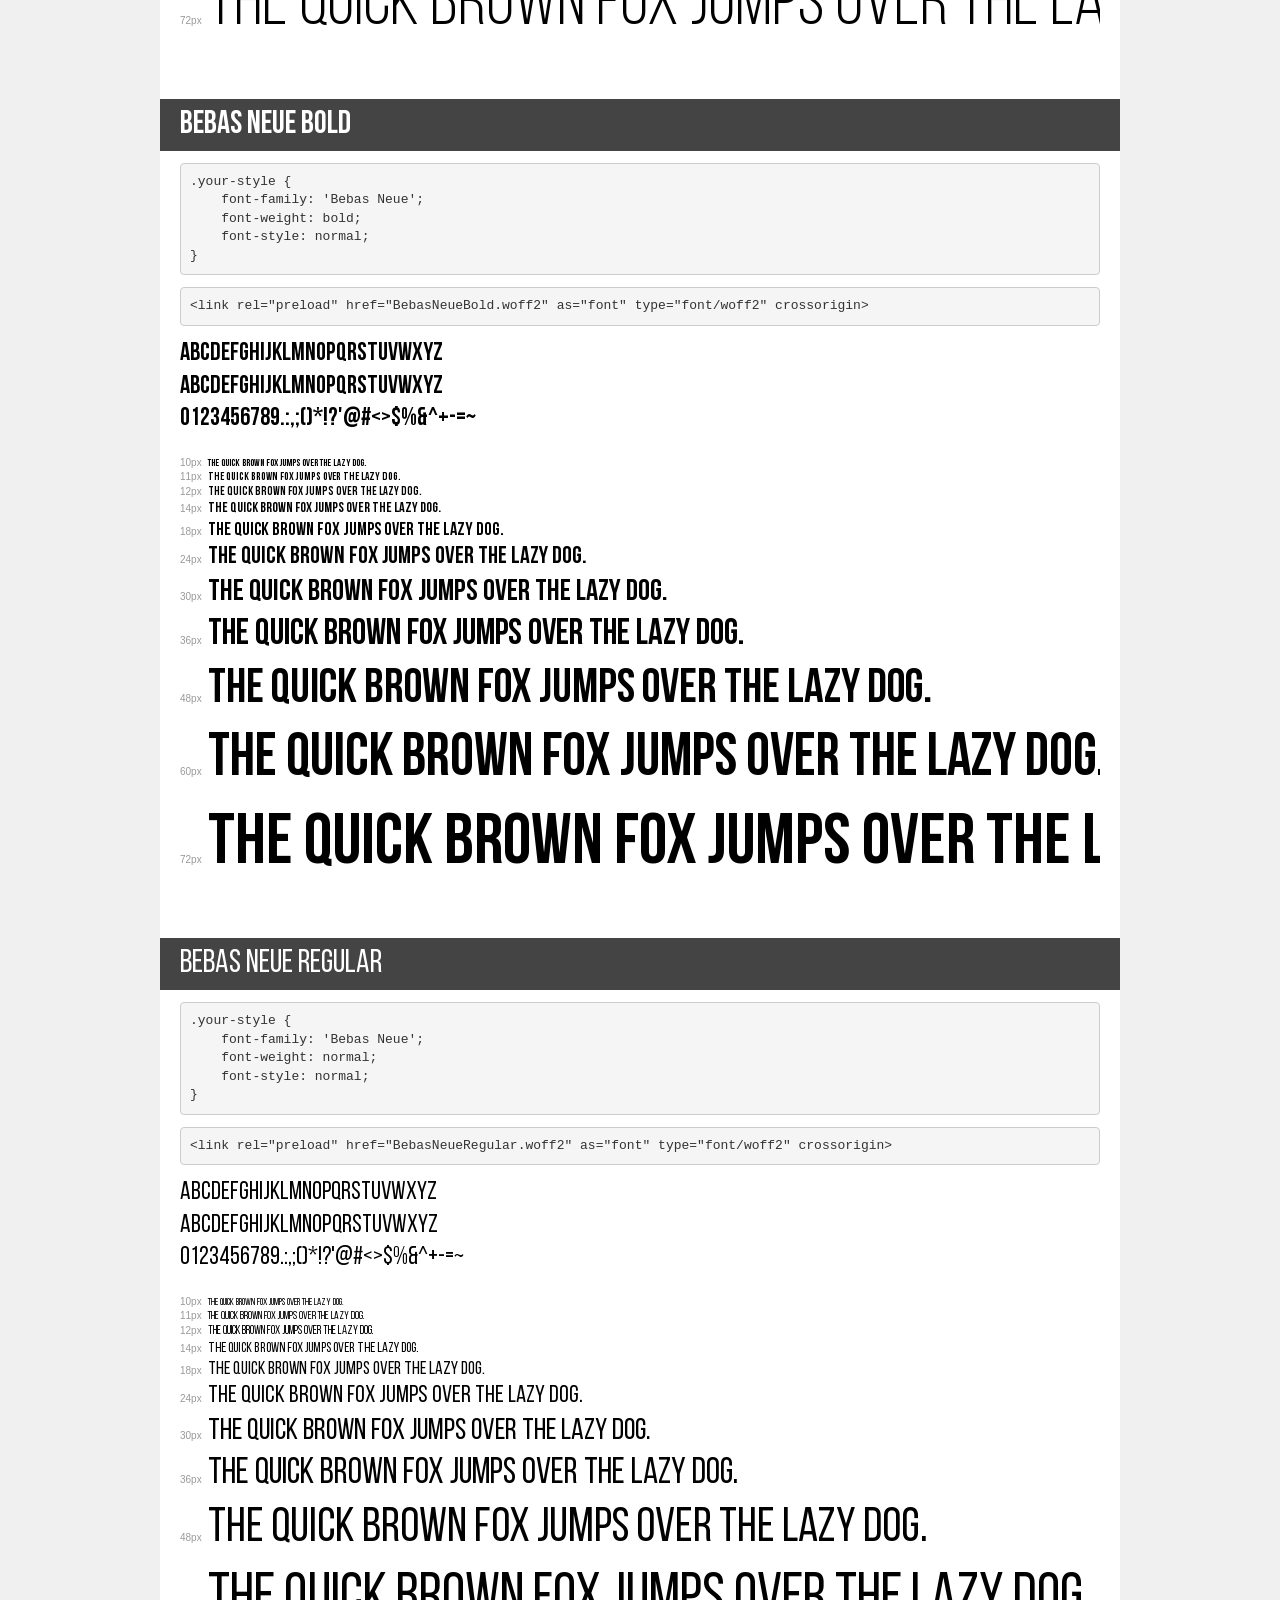
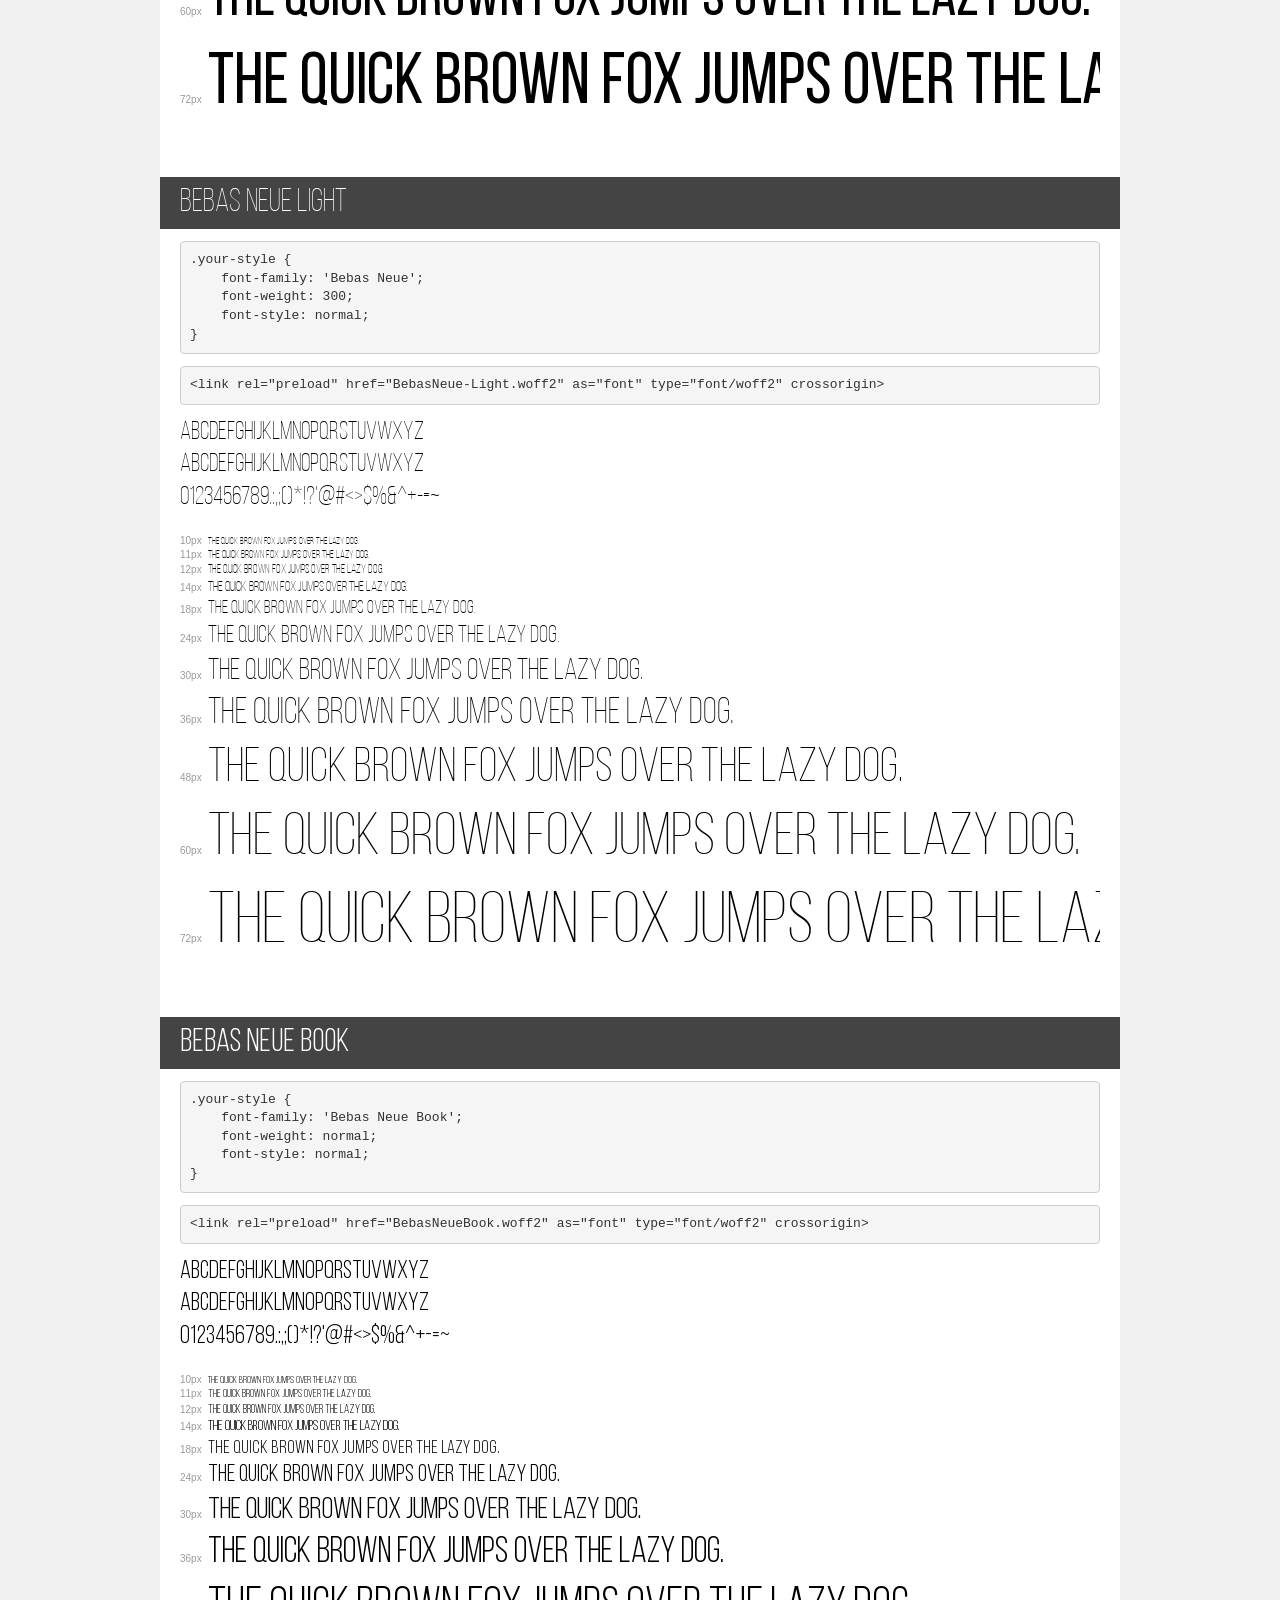
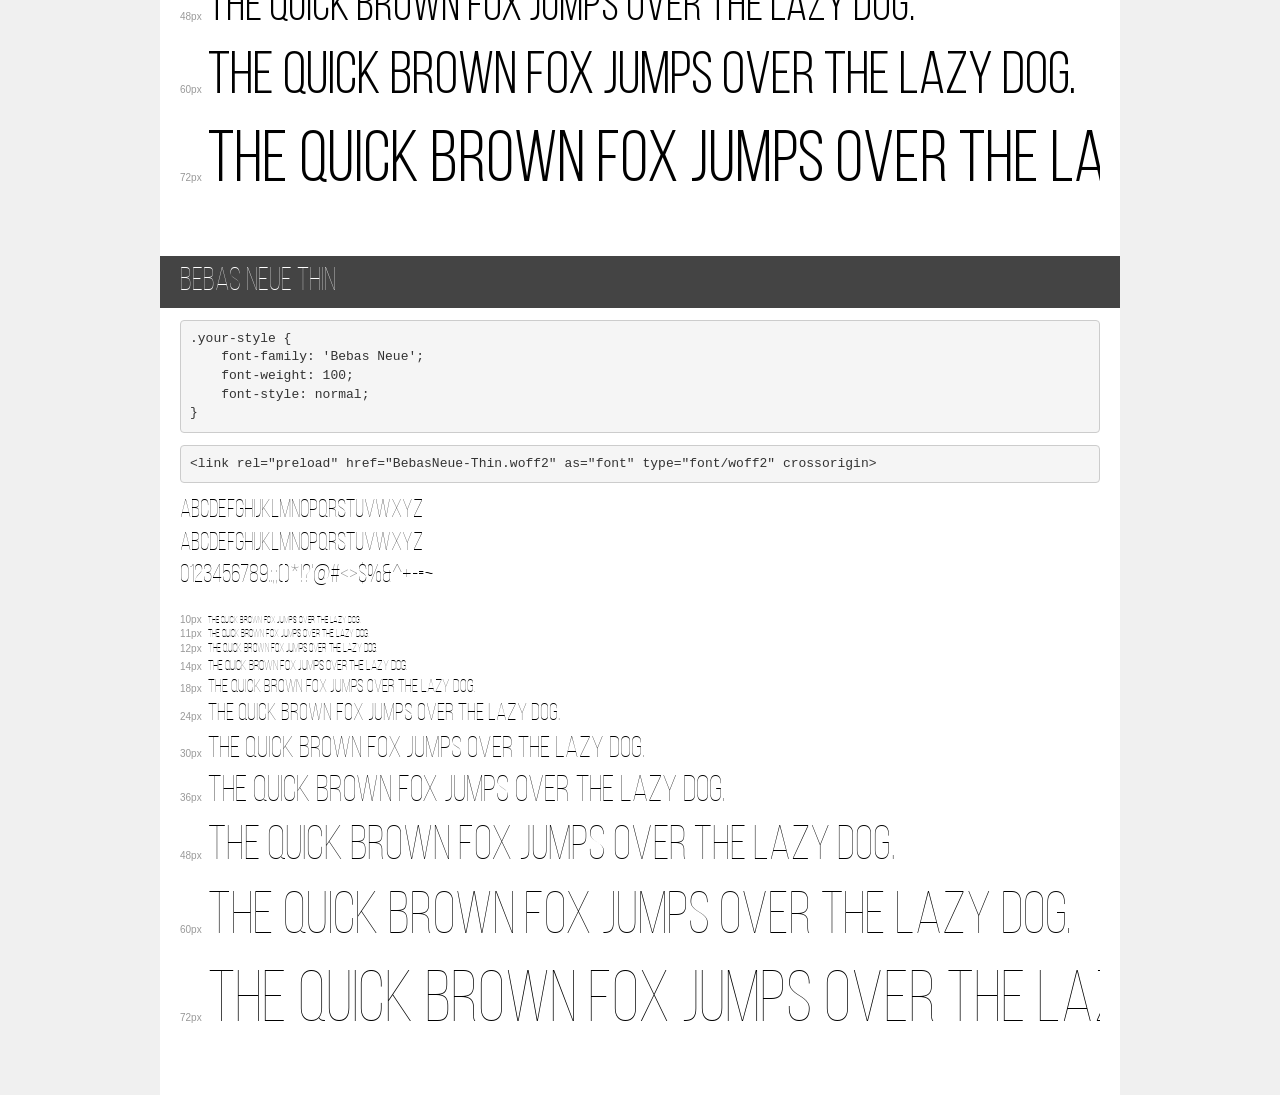
<file: fonts/demo.html>
<!DOCTYPE html>
<html lang="en">
<head>
    <meta charset="utf-8">
    <meta http-equiv="X-UA-Compatible" content="IE=edge">
    <meta name="viewport" content="width=device-width, initial-scale=1">
    <meta name="robots" content="noindex, noarchive">
    <meta name="format-detection" content="telephone=no">
    <title>Transfonter demo</title>
    <link href="stylesheet.css" rel="stylesheet">
    <style>
        /*
        http://meyerweb.com/eric/tools/css/reset/
        v2.0 | 20110126
        License: none (public domain)
        */
        html, body, div, span, applet, object, iframe,
        h1, h2, h3, h4, h5, h6, p, blockquote, pre,
        a, abbr, acronym, address, big, cite, code,
        del, dfn, em, img, ins, kbd, q, s, samp,
        small, strike, strong, sub, sup, tt, var,
        b, u, i, center,
        dl, dt, dd, ol, ul, li,
        fieldset, form, label, legend,
        table, caption, tbody, tfoot, thead, tr, th, td,
        article, aside, canvas, details, embed,
        figure, figcaption, footer, header, hgroup,
        menu, nav, output, ruby, section, summary,
        time, mark, audio, video {
            margin: 0;
            padding: 0;
            border: 0;
            font-size: 100%;
            font: inherit;
            vertical-align: baseline;
        }
        /* HTML5 display-role reset for older browsers */
        article, aside, details, figcaption, figure,
        footer, header, hgroup, menu, nav, section {
            display: block;
        }
        body {
            line-height: 1;
        }
        ol, ul {
            list-style: none;
        }
        blockquote, q {
            quotes: none;
        }
        blockquote:before, blockquote:after,
        q:before, q:after {
            content: '';
            content: none;
        }
        table {
            border-collapse: collapse;
            border-spacing: 0;
        }
        /* demo styles */
        body {
            background: #f0f0f0;
            color: #000;
        }
        .page {
            background: #fff;
            width: 920px;
            margin: 0 auto;
            padding: 20px 20px 0 20px;
            overflow: hidden;
        }
        .font-container {
            overflow-x: auto;
            overflow-y: hidden;
            margin-bottom: 40px;
            line-height: 1.3;
            white-space: nowrap;
            padding-bottom: 5px;
        }
        h1 {
            position: relative;
            background: #444;
            font-size: 32px;
            color: #fff;
            padding: 10px 20px;
            margin: 0 -20px 12px -20px;
        }
        .letters {
            font-size: 25px;
            margin-bottom: 20px;
        }
        .s10:before {
            content: '10px';
        }
        .s11:before {
            content: '11px';
        }
        .s12:before {
            content: '12px';
        }
        .s14:before {
            content: '14px';
        }
        .s18:before {
            content: '18px';
        }
        .s24:before {
            content: '24px';
        }
        .s30:before {
            content: '30px';
        }
        .s36:before {
            content: '36px';
        }
        .s48:before {
            content: '48px';
        }
        .s60:before {
            content: '60px';
        }
        .s72:before {
            content: '72px';
        }
        .s10:before, .s11:before, .s12:before, .s14:before,
        .s18:before, .s24:before, .s30:before, .s36:before,
        .s48:before, .s60:before, .s72:before {
            font-family: Arial, sans-serif;
            font-size: 10px;
            font-weight: normal;
            font-style: normal;
            color: #999;
            padding-right: 6px;
        }
        pre {
            display: block;
            padding: 9px;
            margin: 0 0 12px;
            font-family: Monaco, Menlo, Consolas, "Courier New", monospace;
            font-size: 13px;
            line-height: 1.428571429;
            color: #333;
            font-weight: normal;
            font-style: normal;
            background-color: #f5f5f5;
            border: 1px solid #ccc;
            overflow-x: auto;
            border-radius: 4px;
        }
        /* responsive */
        @media (max-width: 959px) {
            .page {
                width: auto;
                margin: 0;
            }
        }
    </style>
</head>
<body>
<div class="page">
    <div class="demo">
        <h1 style="font-family: 'Bebas Neue'; font-weight: normal; font-style: normal;">Bebas Neue Regular</h1>
        <pre title="Usage">.your-style {
    font-family: 'Bebas Neue';
    font-weight: normal;
    font-style: normal;
}</pre>
        <pre title="Preload (optional)">
&lt;link rel=&quot;preload&quot; href=&quot;BebasNeueRegular.woff2&quot; as=&quot;font&quot; type=&quot;font/woff2&quot; crossorigin&gt;</pre>
        <div class="font-container" style="font-family: 'Bebas Neue'; font-weight: normal; font-style: normal;">
            <p class="letters">
                abcdefghijklmnopqrstuvwxyz<br>
ABCDEFGHIJKLMNOPQRSTUVWXYZ<br>
                0123456789.:,;()*!?'@#&lt;&gt;$%&^+-=~
            </p>
            <p class="s10" style="font-size: 10px;">The quick brown fox jumps over the lazy dog.</p>
            <p class="s11" style="font-size: 11px;">The quick brown fox jumps over the lazy dog.</p>
            <p class="s12" style="font-size: 12px;">The quick brown fox jumps over the lazy dog.</p>
            <p class="s14" style="font-size: 14px;">The quick brown fox jumps over the lazy dog.</p>
            <p class="s18" style="font-size: 18px;">The quick brown fox jumps over the lazy dog.</p>
            <p class="s24" style="font-size: 24px;">The quick brown fox jumps over the lazy dog.</p>
            <p class="s30" style="font-size: 30px;">The quick brown fox jumps over the lazy dog.</p>
            <p class="s36" style="font-size: 36px;">The quick brown fox jumps over the lazy dog.</p>
            <p class="s48" style="font-size: 48px;">The quick brown fox jumps over the lazy dog.</p>
            <p class="s60" style="font-size: 60px;">The quick brown fox jumps over the lazy dog.</p>
            <p class="s72" style="font-size: 72px;">The quick brown fox jumps over the lazy dog.</p>
        </div>
    </div>

    <div class="demo">
        <h1 style="font-family: 'Bebas Neue Book'; font-weight: normal; font-style: normal;">Bebas Neue Book</h1>
        <pre title="Usage">.your-style {
    font-family: 'Bebas Neue Book';
    font-weight: normal;
    font-style: normal;
}</pre>
        <pre title="Preload (optional)">
&lt;link rel=&quot;preload&quot; href=&quot;BebasNeueBook.woff2&quot; as=&quot;font&quot; type=&quot;font/woff2&quot; crossorigin&gt;</pre>
        <div class="font-container" style="font-family: 'Bebas Neue Book'; font-weight: normal; font-style: normal;">
            <p class="letters">
                abcdefghijklmnopqrstuvwxyz<br>
ABCDEFGHIJKLMNOPQRSTUVWXYZ<br>
                0123456789.:,;()*!?'@#&lt;&gt;$%&^+-=~
            </p>
            <p class="s10" style="font-size: 10px;">The quick brown fox jumps over the lazy dog.</p>
            <p class="s11" style="font-size: 11px;">The quick brown fox jumps over the lazy dog.</p>
            <p class="s12" style="font-size: 12px;">The quick brown fox jumps over the lazy dog.</p>
            <p class="s14" style="font-size: 14px;">The quick brown fox jumps over the lazy dog.</p>
            <p class="s18" style="font-size: 18px;">The quick brown fox jumps over the lazy dog.</p>
            <p class="s24" style="font-size: 24px;">The quick brown fox jumps over the lazy dog.</p>
            <p class="s30" style="font-size: 30px;">The quick brown fox jumps over the lazy dog.</p>
            <p class="s36" style="font-size: 36px;">The quick brown fox jumps over the lazy dog.</p>
            <p class="s48" style="font-size: 48px;">The quick brown fox jumps over the lazy dog.</p>
            <p class="s60" style="font-size: 60px;">The quick brown fox jumps over the lazy dog.</p>
            <p class="s72" style="font-size: 72px;">The quick brown fox jumps over the lazy dog.</p>
        </div>
    </div>

    <div class="demo">
        <h1 style="font-family: 'Bebas Neue'; font-weight: bold; font-style: normal;">Bebas Neue Bold</h1>
        <pre title="Usage">.your-style {
    font-family: 'Bebas Neue';
    font-weight: bold;
    font-style: normal;
}</pre>
        <pre title="Preload (optional)">
&lt;link rel=&quot;preload&quot; href=&quot;BebasNeueBold.woff2&quot; as=&quot;font&quot; type=&quot;font/woff2&quot; crossorigin&gt;</pre>
        <div class="font-container" style="font-family: 'Bebas Neue'; font-weight: bold; font-style: normal;">
            <p class="letters">
                abcdefghijklmnopqrstuvwxyz<br>
ABCDEFGHIJKLMNOPQRSTUVWXYZ<br>
                0123456789.:,;()*!?'@#&lt;&gt;$%&^+-=~
            </p>
            <p class="s10" style="font-size: 10px;">The quick brown fox jumps over the lazy dog.</p>
            <p class="s11" style="font-size: 11px;">The quick brown fox jumps over the lazy dog.</p>
            <p class="s12" style="font-size: 12px;">The quick brown fox jumps over the lazy dog.</p>
            <p class="s14" style="font-size: 14px;">The quick brown fox jumps over the lazy dog.</p>
            <p class="s18" style="font-size: 18px;">The quick brown fox jumps over the lazy dog.</p>
            <p class="s24" style="font-size: 24px;">The quick brown fox jumps over the lazy dog.</p>
            <p class="s30" style="font-size: 30px;">The quick brown fox jumps over the lazy dog.</p>
            <p class="s36" style="font-size: 36px;">The quick brown fox jumps over the lazy dog.</p>
            <p class="s48" style="font-size: 48px;">The quick brown fox jumps over the lazy dog.</p>
            <p class="s60" style="font-size: 60px;">The quick brown fox jumps over the lazy dog.</p>
            <p class="s72" style="font-size: 72px;">The quick brown fox jumps over the lazy dog.</p>
        </div>
    </div>

    <div class="demo">
        <h1 style="font-family: 'Bebas Neue'; font-weight: normal; font-style: normal;">Bebas Neue Regular</h1>
        <pre title="Usage">.your-style {
    font-family: 'Bebas Neue';
    font-weight: normal;
    font-style: normal;
}</pre>
        <pre title="Preload (optional)">
&lt;link rel=&quot;preload&quot; href=&quot;BebasNeueRegular.woff2&quot; as=&quot;font&quot; type=&quot;font/woff2&quot; crossorigin&gt;</pre>
        <div class="font-container" style="font-family: 'Bebas Neue'; font-weight: normal; font-style: normal;">
            <p class="letters">
                abcdefghijklmnopqrstuvwxyz<br>
ABCDEFGHIJKLMNOPQRSTUVWXYZ<br>
                0123456789.:,;()*!?'@#&lt;&gt;$%&^+-=~
            </p>
            <p class="s10" style="font-size: 10px;">The quick brown fox jumps over the lazy dog.</p>
            <p class="s11" style="font-size: 11px;">The quick brown fox jumps over the lazy dog.</p>
            <p class="s12" style="font-size: 12px;">The quick brown fox jumps over the lazy dog.</p>
            <p class="s14" style="font-size: 14px;">The quick brown fox jumps over the lazy dog.</p>
            <p class="s18" style="font-size: 18px;">The quick brown fox jumps over the lazy dog.</p>
            <p class="s24" style="font-size: 24px;">The quick brown fox jumps over the lazy dog.</p>
            <p class="s30" style="font-size: 30px;">The quick brown fox jumps over the lazy dog.</p>
            <p class="s36" style="font-size: 36px;">The quick brown fox jumps over the lazy dog.</p>
            <p class="s48" style="font-size: 48px;">The quick brown fox jumps over the lazy dog.</p>
            <p class="s60" style="font-size: 60px;">The quick brown fox jumps over the lazy dog.</p>
            <p class="s72" style="font-size: 72px;">The quick brown fox jumps over the lazy dog.</p>
        </div>
    </div>

    <div class="demo">
        <h1 style="font-family: 'Bebas Neue'; font-weight: 300; font-style: normal;">Bebas Neue Light</h1>
        <pre title="Usage">.your-style {
    font-family: 'Bebas Neue';
    font-weight: 300;
    font-style: normal;
}</pre>
        <pre title="Preload (optional)">
&lt;link rel=&quot;preload&quot; href=&quot;BebasNeue-Light.woff2&quot; as=&quot;font&quot; type=&quot;font/woff2&quot; crossorigin&gt;</pre>
        <div class="font-container" style="font-family: 'Bebas Neue'; font-weight: 300; font-style: normal;">
            <p class="letters">
                abcdefghijklmnopqrstuvwxyz<br>
ABCDEFGHIJKLMNOPQRSTUVWXYZ<br>
                0123456789.:,;()*!?'@#&lt;&gt;$%&^+-=~
            </p>
            <p class="s10" style="font-size: 10px;">The quick brown fox jumps over the lazy dog.</p>
            <p class="s11" style="font-size: 11px;">The quick brown fox jumps over the lazy dog.</p>
            <p class="s12" style="font-size: 12px;">The quick brown fox jumps over the lazy dog.</p>
            <p class="s14" style="font-size: 14px;">The quick brown fox jumps over the lazy dog.</p>
            <p class="s18" style="font-size: 18px;">The quick brown fox jumps over the lazy dog.</p>
            <p class="s24" style="font-size: 24px;">The quick brown fox jumps over the lazy dog.</p>
            <p class="s30" style="font-size: 30px;">The quick brown fox jumps over the lazy dog.</p>
            <p class="s36" style="font-size: 36px;">The quick brown fox jumps over the lazy dog.</p>
            <p class="s48" style="font-size: 48px;">The quick brown fox jumps over the lazy dog.</p>
            <p class="s60" style="font-size: 60px;">The quick brown fox jumps over the lazy dog.</p>
            <p class="s72" style="font-size: 72px;">The quick brown fox jumps over the lazy dog.</p>
        </div>
    </div>

    <div class="demo">
        <h1 style="font-family: 'Bebas Neue Book'; font-weight: normal; font-style: normal;">Bebas Neue Book</h1>
        <pre title="Usage">.your-style {
    font-family: 'Bebas Neue Book';
    font-weight: normal;
    font-style: normal;
}</pre>
        <pre title="Preload (optional)">
&lt;link rel=&quot;preload&quot; href=&quot;BebasNeueBook.woff2&quot; as=&quot;font&quot; type=&quot;font/woff2&quot; crossorigin&gt;</pre>
        <div class="font-container" style="font-family: 'Bebas Neue Book'; font-weight: normal; font-style: normal;">
            <p class="letters">
                abcdefghijklmnopqrstuvwxyz<br>
ABCDEFGHIJKLMNOPQRSTUVWXYZ<br>
                0123456789.:,;()*!?'@#&lt;&gt;$%&^+-=~
            </p>
            <p class="s10" style="font-size: 10px;">The quick brown fox jumps over the lazy dog.</p>
            <p class="s11" style="font-size: 11px;">The quick brown fox jumps over the lazy dog.</p>
            <p class="s12" style="font-size: 12px;">The quick brown fox jumps over the lazy dog.</p>
            <p class="s14" style="font-size: 14px;">The quick brown fox jumps over the lazy dog.</p>
            <p class="s18" style="font-size: 18px;">The quick brown fox jumps over the lazy dog.</p>
            <p class="s24" style="font-size: 24px;">The quick brown fox jumps over the lazy dog.</p>
            <p class="s30" style="font-size: 30px;">The quick brown fox jumps over the lazy dog.</p>
            <p class="s36" style="font-size: 36px;">The quick brown fox jumps over the lazy dog.</p>
            <p class="s48" style="font-size: 48px;">The quick brown fox jumps over the lazy dog.</p>
            <p class="s60" style="font-size: 60px;">The quick brown fox jumps over the lazy dog.</p>
            <p class="s72" style="font-size: 72px;">The quick brown fox jumps over the lazy dog.</p>
        </div>
    </div>

    <div class="demo">
        <h1 style="font-family: 'Bebas Neue'; font-weight: 100; font-style: normal;">Bebas Neue Thin</h1>
        <pre title="Usage">.your-style {
    font-family: 'Bebas Neue';
    font-weight: 100;
    font-style: normal;
}</pre>
        <pre title="Preload (optional)">
&lt;link rel=&quot;preload&quot; href=&quot;BebasNeue-Thin.woff2&quot; as=&quot;font&quot; type=&quot;font/woff2&quot; crossorigin&gt;</pre>
        <div class="font-container" style="font-family: 'Bebas Neue'; font-weight: 100; font-style: normal;">
            <p class="letters">
                abcdefghijklmnopqrstuvwxyz<br>
ABCDEFGHIJKLMNOPQRSTUVWXYZ<br>
                0123456789.:,;()*!?'@#&lt;&gt;$%&^+-=~
            </p>
            <p class="s10" style="font-size: 10px;">The quick brown fox jumps over the lazy dog.</p>
            <p class="s11" style="font-size: 11px;">The quick brown fox jumps over the lazy dog.</p>
            <p class="s12" style="font-size: 12px;">The quick brown fox jumps over the lazy dog.</p>
            <p class="s14" style="font-size: 14px;">The quick brown fox jumps over the lazy dog.</p>
            <p class="s18" style="font-size: 18px;">The quick brown fox jumps over the lazy dog.</p>
            <p class="s24" style="font-size: 24px;">The quick brown fox jumps over the lazy dog.</p>
            <p class="s30" style="font-size: 30px;">The quick brown fox jumps over the lazy dog.</p>
            <p class="s36" style="font-size: 36px;">The quick brown fox jumps over the lazy dog.</p>
            <p class="s48" style="font-size: 48px;">The quick brown fox jumps over the lazy dog.</p>
            <p class="s60" style="font-size: 60px;">The quick brown fox jumps over the lazy dog.</p>
            <p class="s72" style="font-size: 72px;">The quick brown fox jumps over the lazy dog.</p>
        </div>
    </div>

</div>
</body>
</html>
</file>
<file: css/franchise.css>
@import url("https://fonts.googleapis.com/css2?family=Onest:wght@100..900&display=swap");
@font-face {
  font-family: "Bebas Neue";
  src: url("../fonts/bebas/BebasNeueBold.woff") format("woff");
  font-weight: bold;
  font-style: normal;
  font-display: swap;
}
@font-face {
  font-family: "Bebas Neue";
  src: url("../fonts/bebas/BebasNeueRegular.woff") format("woff");
  font-weight: regular;
  font-style: normal;
  font-display: swap;
}
:root {
  --accent-color: #BA7A37;
  --accent-color--light: #E4CB84;
  --white-color: #FFFFFF;
  --gray-color: #70707033;
  --gray-light-color: #D0D9CF;
  --transition: .3s ease-in-out;
  --accordion-transtion: 0.5s ease-in-out;
}

html {
  line-height: 1.15; /* 1 */
}

body {
  margin: 0;
}

main {
  display: block;
}

hr {
  overflow: visible;
  height: 0;
  -webkit-box-sizing: content-box;
          box-sizing: content-box;
}

pre {
  font-family: monospace;
  font-size: 1em;
}

a {
  background-color: transparent;
}

abbr[title] {
  border-bottom: none;
  text-decoration: underline;
  -webkit-text-decoration: underline dotted;
          text-decoration: underline dotted;
}

b,
strong {
  font-weight: bolder;
}

code,
kbd,
samp {
  font-family: monospace;
  font-size: 1em;
}

small {
  font-size: 80%;
}

sub,
sup {
  position: relative;
  vertical-align: baseline;
  font-size: 75%;
  line-height: 0;
}

sub {
  bottom: -0.25em;
}

sup {
  top: -0.5em;
}

img {
  border-style: none;
}

button,
input,
optgroup,
select,
textarea {
  margin: 0; /* 2 */
  font-family: inherit; /* 1 */
  font-size: 100%; /* 1 */
  line-height: 1.15; /* 1 */
}

/**
* Show the overflow in IE.
* 1. Show the overflow in Edge.
*/
button,
input {
  /* 1 */
  overflow: visible;
}

/**
* Remove the inheritance of text transform in Edge, Firefox, and IE.
* 1. Remove the inheritance of text transform in Firefox.
*/
button,
select {
  /* 1 */
  text-transform: none;
}

/**
* Correct the inability to style clickable types in iOS and Safari.
*/
button,
[type=button],
[type=reset],
[type=submit] {
  -webkit-appearance: button;
}

/**
* Remove the inner border and padding in Firefox.
*/
button::-moz-focus-inner,
[type=button]::-moz-focus-inner,
[type=reset]::-moz-focus-inner,
[type=submit]::-moz-focus-inner {
  border-style: none;
  padding: 0;
}

/**
* Restore the focus styles unset by the previous rule.
*/
button:-moz-focusring,
[type=button]:-moz-focusring,
[type=reset]:-moz-focusring,
[type=submit]:-moz-focusring {
  outline: 1px dotted ButtonText;
}

/**
* Correct the padding in Firefox.
*/
fieldset {
  padding: 0.35em 0.75em 0.625em;
}

/**
* 1. Correct the text wrapping in Edge and IE.
* 2. Correct the color inheritance from `fieldset` elements in IE.
* 3. Remove the padding so developers are not caught out when they zero out
*    `fieldset` elements in all browsers.
*/
legend {
  -webkit-box-sizing: border-box;
          box-sizing: border-box; /* 1 */
  color: inherit; /* 2 */
  display: table; /* 1 */
  max-width: 100%; /* 1 */
  padding: 0; /* 3 */
  white-space: normal; /* 1 */
}

/**
* Add the correct vertical alignment in Chrome, Firefox, and Opera.
*/
progress {
  vertical-align: baseline;
}

/**
* Remove the default vertical scrollbar in IE 10+.
*/
textarea {
  overflow: auto;
}

/**
* 1. Add the correct box sizing in IE 10.
* 2. Remove the padding in IE 10.
*/
[type=checkbox],
[type=radio] {
  -webkit-box-sizing: border-box;
          box-sizing: border-box; /* 1 */
  padding: 0; /* 2 */
}

/**
* Correct the cursor style of increment and decrement buttons in Chrome.
*/
[type=number]::-webkit-inner-spin-button,
[type=number]::-webkit-outer-spin-button {
  height: auto;
}

/**
* 1. Correct the odd appearance in Chrome and Safari.
* 2. Correct the outline style in Safari.
*/
[type=search] {
  -webkit-appearance: textfield; /* 1 */
  outline-offset: -2px; /* 2 */
}

/**
* Remove the inner padding in Chrome and Safari on macOS.
*/
[type=search]::-webkit-search-decoration {
  -webkit-appearance: none;
}

/**
* 1. Correct the inability to style clickable types in iOS and Safari.
* 2. Change font properties to `inherit` in Safari.
*/
::-webkit-file-upload-button {
  -webkit-appearance: button; /* 1 */
  font: inherit; /* 2 */
}

/* Interactive
  ========================================================================== */
/*
* Add the correct display in Edge, IE 10+, and Firefox.
*/
details {
  display: block;
}

/*
* Add the correct display in all browsers.
*/
summary {
  display: list-item;
}

/* Misc
  ========================================================================== */
/**
* Add the correct display in IE 10+.
*/
template {
  display: none;
}

/**
* Add the correct display in IE 10.
*/
[hidden] {
  display: none;
}

* {
  padding: 0;
  margin: 0;
  border: 0;
}

*, *:before, *:after {
  -webkit-box-sizing: border-box;
  box-sizing: border-box;
}

:focus, :active {
  outline: none;
}

a:focus, a:active {
  outline: none;
}

nav, footer, header, aside {
  display: block;
}

html, body {
  height: 100%;
  width: 100%;
  font-size: 100%;
  line-height: 1;
  -ms-text-size-adjust: 100%;
  -moz-text-size-adjust: 100%;
  -webkit-text-size-adjust: 100%;
}

input, button, textarea {
  font-family: inherit;
}

input::-ms-clear {
  display: none;
}

button {
  cursor: pointer;
}

button::-moz-focus-inner {
  padding: 0;
  border: 0;
}

a, a:visited {
  text-decoration: none;
}

a:hover {
  text-decoration: none;
}

ul li {
  list-style: none;
}

img {
  vertical-align: top;
}

h1, h2, h3, h4, h5, h6 {
  font-size: inherit;
  font-weight: inherit;
}

a {
  color: inherit;
}

.text-bebas-20 {
  font-family: "Bebas Neue";
  font-size: 20px;
  text-transform: uppercase;
  font-weight: 400;
  line-height: 100%;
  letter-spacing: 0%;
}
.text-montserrat-11 {
  font-family: "Montserrat";
  font-size: 11px;
  font-weight: 400;
  line-height: 13px;
}
.text-montserrat-14 {
  font-family: "Montserrat";
  font-size: 14px;
  line-height: 17px;
  font-weight: 400;
}
.text-montserrat-16 {
  font-family: "Montserrat";
  font-size: 16px;
  font-weight: 400;
  line-height: 20px;
  letter-spacing: 0%;
}
.text-onest-24 {
  font-family: "Onest", sans-serif;
  font-size: 24px;
  font-weight: 700;
  line-height: 100%;
}
.text-title-h1 {
  font-family: "Bebas Neue";
  font-size: 60px;
  line-height: 120%;
  font-weight: bold;
}
@media (max-width: 1200px) {
  .text-title-h1 {
    font-size: 45px;
  }
}
@media (max-width: 900px) {
  .text-title-h1 {
    font-size: 35px;
  }
}
@media (max-width: 500px) {
  .text-title-h1 {
    font-size: 24px;
  }
}
.text-title-h1 span {
  color: var(--accent-color);
}
.text-title-h2 {
  font-family: "Bebas Neue";
  font-size: 36px;
  font-weight: bold;
  line-height: 100%;
}
@media (max-width: 1200px) {
  .text-title-h2 {
    font-size: 32px;
  }
}
@media (max-width: 900px) {
  .text-title-h2 {
    font-size: 28px;
  }
}
@media (max-width: 500px) {
  .text-title-h2 {
    font-size: 24px;
  }
}
.text-title-h2 span {
  color: var(--accent-color);
}
.text-title-h3 {
  font-family: "Bebas Neue";
  font-size: 24px;
  font-weight: regular;
  line-height: 29px;
}

.button {
  padding: 20px 30px;
  height: 58px;
  border-radius: 90px;
  display: inline-block;
  color: var(--white-color);
  font-family: "Montserrat";
  font-weight: 400;
  font-size: 14px;
  line-height: 130%;
  background-color: var(--accent-color);
}

.form {
  display: -webkit-box;
  display: -ms-flexbox;
  display: flex;
  -webkit-box-orient: vertical;
  -webkit-box-direction: normal;
      -ms-flex-direction: column;
          flex-direction: column;
  gap: 10px;
  width: 100%;
}
.form-input {
  padding: 20px 25px;
  width: 100%;
  border-radius: 10px;
  background: rgb(245, 245, 245);
  font-family: "Montserrat";
}
.form-input::-webkit-input-placeholder {
  color: rgb(103, 103, 103);
  font-size: 14px;
  font-weight: 400;
  line-height: 17px;
}
.form-input::-moz-placeholder {
  color: rgb(103, 103, 103);
  font-size: 14px;
  font-weight: 400;
  line-height: 17px;
}
.form-input:-ms-input-placeholder {
  color: rgb(103, 103, 103);
  font-size: 14px;
  font-weight: 400;
  line-height: 17px;
}
.form-input::-ms-input-placeholder {
  color: rgb(103, 103, 103);
  font-size: 14px;
  font-weight: 400;
  line-height: 17px;
}
.form-input::placeholder {
  color: rgb(103, 103, 103);
  font-size: 14px;
  font-weight: 400;
  line-height: 17px;
}
.form-checkbox {
  border-radius: 4.5px;
  min-width: 18px;
  min-height: 18px;
}

::-webkit-scrollbar {
  width: 4px;
  height: 4px;
}

* {
  -webkit-box-sizing: border-box;
          box-sizing: border-box;
}

.wrapper {
  width: 100%;
  min-height: 100%;
}

.container {
  margin: 0 auto;
  padding: 0 15px;
  max-width: 1440px;
  height: 100%;
}
@media (max-width: 1400px) {
  .container {
    max-width: 1270px;
  }
}
@media (max-width: 1300px) {
  .container {
    max-width: 1170px;
  }
}
@media (max-width: 1200px) {
  .container {
    max-width: 1070px;
  }
}
@media (max-width: 1100px) {
  .container {
    max-width: 970px;
  }
}
@media (max-width: 1000px) {
  .container {
    max-width: 870px;
  }
}
@media (max-width: 900px) {
  .container {
    max-width: 770px;
  }
}
@media (max-width: 800px) {
  .container {
    max-width: 670px;
  }
}
@media (max-width: 700px) {
  .container {
    max-width: 570px;
  }
}
@media (max-width: 600px) {
  .container {
    max-width: 470px;
  }
}
@media (max-width: 500px) {
  .container {
    max-width: 400px;
  }
}

.header {
  padding: 39px 0 0;
}
@media (max-width: 1100px) {
  .header {
    padding: 25px 0 0;
  }
}
@media (max-width: 500px) {
  .header {
    padding: 15px 0 0;
  }
}
.header__container {
  display: -webkit-box;
  display: -ms-flexbox;
  display: flex;
  -webkit-box-pack: justify;
      -ms-flex-pack: justify;
          justify-content: space-between;
  -webkit-box-align: start;
      -ms-flex-align: start;
          align-items: start;
}
@media (max-width: 500px) {
  .header__container {
    display: -webkit-box;
    display: -ms-flexbox;
    display: flex;
    -webkit-box-align: center;
        -ms-flex-align: center;
            align-items: center;
    -webkit-box-pack: center;
        -ms-flex-pack: center;
            justify-content: center;
  }
}
.header__logo {
  position: relative;
  z-index: 3;
}
.header__logo img {
  width: 200px;
}
@media (max-width: 1100px) {
  .header__logo img {
    width: 240px;
  }
}
@media (max-width: 800px) {
  .header__logo img {
    width: 200px;
  }
}
.header__nav {
  padding: 0 25px;
  border-radius: 15px;
  -webkit-backdrop-filter: blur(10px);
          backdrop-filter: blur(10px);
  background-color: var(--gray-color);
}
@media (max-width: 1100px) {
  .header__nav {
    display: none;
  }
}
.header__nav-list {
  display: -webkit-box;
  display: -ms-flexbox;
  display: flex;
  gap: 17px;
}
.header__nav-link {
  position: relative;
  display: block;
  color: var(--white-color);
  padding: 18px 9px 15px;
  -webkit-transition: all var(--transition);
  transition: all var(--transition);
}
.header__nav-link::before {
  content: "";
  position: absolute;
  top: 0;
  right: 0;
  display: block;
  border-bottom-right-radius: 40px;
  border-bottom-left-radius: 40px;
  width: 100%;
  height: 3px;
  background-color: var(--accent-color--light);
  opacity: 0;
  -webkit-transition: all var(--transition);
  transition: all var(--transition);
}
.header__nav-link:hover {
  color: var(--accent-color--light);
}
.header__nav-link:hover::before {
  opacity: 1;
}
.header__nav-link-active {
  color: var(--accent-color--light);
}
@media (max-width: 500px) {
  .header__phone {
    display: none;
  }
}

.hero {
  overflow: hidden;
  background: url("../img/franchise/hero-bg.jpg") no-repeat;
  background-size: cover;
  background-position: center;
  border-radius: 0px 0px 100px 100px;
}
@media (max-width: 500px) {
  .hero {
    border-radius: 0 0 50px 50px;
  }
}
.hero__inner {
  position: relative;
  z-index: 2;
  padding-top: 96px;
  padding-bottom: 151px;
}
@media (max-width: 1200px) {
  .hero__inner {
    padding-top: 70px;
    padding-bottom: 120px;
  }
}
@media (max-width: 900px) {
  .hero__inner {
    padding: 50px 0 0;
  }
  .hero__inner::before {
    content: "";
    position: absolute;
    bottom: 0;
    z-index: 2;
    background: url("../img/franchise/hero/ellipse.png") no-repeat;
    background-size: cover;
    background-position: center;
    width: 100%;
    height: 540.47px;
    display: inline-block;
  }
}
@media (max-width: 500px) {
  .hero__inner {
    padding: 20px 0 0;
  }
}
.hero__container {
  display: -webkit-box;
  display: -ms-flexbox;
  display: flex;
  -webkit-box-pack: justify;
      -ms-flex-pack: justify;
          justify-content: space-between;
  position: relative;
}
@media (max-width: 900px) {
  .hero__container {
    -webkit-box-orient: vertical;
    -webkit-box-direction: normal;
        -ms-flex-direction: column;
            flex-direction: column;
  }
}
.hero__decor-eclipse {
  position: absolute;
  top: 0;
  left: 0;
}
@media (max-width: 1200px) {
  .hero__decor-eclipse {
    width: 400px;
  }
}
@media (max-width: 900px) {
  .hero__decor-eclipse {
    display: none;
  }
}
.hero__decor-whell {
  position: absolute;
  left: 210px;
  top: 320px;
  -webkit-animation: spin 10s linear infinite;
          animation: spin 10s linear infinite;
}
@media (max-width: 1400px) {
  .hero__decor-whell {
    left: 130px;
  }
}
@media (max-width: 1200px) {
  .hero__decor-whell {
    top: 370px;
    width: 300px;
  }
}
@media (max-width: 900px) {
  .hero__decor-whell {
    display: none;
  }
}
@-webkit-keyframes spin {
  from {
    -webkit-transform: rotate(0deg);
            transform: rotate(0deg);
  }
  to {
    -webkit-transform: rotate(360deg);
            transform: rotate(360deg);
  }
}
@keyframes spin {
  from {
    -webkit-transform: rotate(0deg);
            transform: rotate(0deg);
  }
  to {
    -webkit-transform: rotate(360deg);
            transform: rotate(360deg);
  }
}
.hero__info {
  position: relative;
  z-index: 10;
}
@media (max-width: 900px) {
  .hero__info {
    display: -webkit-box;
    display: -ms-flexbox;
    display: flex;
    -webkit-box-orient: vertical;
    -webkit-box-direction: normal;
        -ms-flex-direction: column;
            flex-direction: column;
    -webkit-box-align: center;
        -ms-flex-align: center;
            align-items: center;
    text-align: center;
    margin-bottom: 40px;
  }
}
.hero__title {
  margin-bottom: 20px;
  color: var(--white-color);
}
@media (max-width: 1200px) {
  .hero__title {
    margin-bottom: 15px;
  }
}
.hero__description {
  margin-bottom: 40px;
  color: var(--white-color);
}
@media (max-width: 1200px) {
  .hero__description {
    margin-bottom: 25px;
  }
}
@media (max-width: 600px) {
  .hero__button {
    width: 100%;
  }
}
@media (max-width: 900px) {
  .hero__right {
    display: -webkit-box;
    display: -ms-flexbox;
    display: flex;
    -webkit-box-align: center;
        -ms-flex-align: center;
            align-items: center;
    -webkit-box-pack: center;
        -ms-flex-pack: center;
            justify-content: center;
    position: relative;
  }
}
.hero__image-human {
  position: absolute;
  top: -60px;
  right: 15px;
  z-index: 3;
}
@media (max-width: 1400px) {
  .hero__image-human {
    top: 60px;
    width: 500px;
  }
}
@media (max-width: 1200px) {
  .hero__image-human {
    top: 0;
  }
}
@media (max-width: 900px) {
  .hero__image-human {
    position: relative;
    margin: 0 auto;
    top: 0;
  }
}
@media (max-width: 500px) {
  .hero__image-human {
    width: 330px;
  }
}
.hero__image-text {
  position: absolute;
  top: -110px;
  right: -240px;
  z-index: 1;
  -webkit-animation: textSpin 35s linear infinite;
          animation: textSpin 35s linear infinite;
}
@media (max-width: 1400px) {
  .hero__image-text {
    width: 800px;
    right: -210px;
  }
}
@media (max-width: 900px) {
  .hero__image-text {
    right: 0;
    top: -40px;
  }
}
@media (max-width: 800px) {
  .hero__image-text {
    right: -60px;
  }
}
@media (max-width: 700px) {
  .hero__image-text {
    right: -100px;
  }
}
@media (max-width: 600px) {
  .hero__image-text {
    right: -140px;
  }
}
@media (max-width: 500px) {
  .hero__image-text {
    width: 600px;
  }
}
@-webkit-keyframes textSpin {
  from {
    -webkit-transform: rotate(0deg);
            transform: rotate(0deg);
  }
  to {
    -webkit-transform: rotate(360deg);
            transform: rotate(360deg);
  }
}
@keyframes textSpin {
  from {
    -webkit-transform: rotate(0deg);
            transform: rotate(0deg);
  }
  to {
    -webkit-transform: rotate(360deg);
            transform: rotate(360deg);
  }
}

.for-who {
  padding: 30px 0 90px;
}
@media (max-width: 700px) {
  .for-who {
    padding: 20px 0 75px;
  }
}
@media (max-width: 500px) {
  .for-who {
    padding: 20px 0 60px;
  }
}
.for-who__list {
  display: -webkit-box;
  display: -ms-flexbox;
  display: flex;
  gap: 30px;
  margin-bottom: 37px;
}
@media (max-width: 1400px) {
  .for-who__list {
    display: grid;
    grid-template-columns: repeat(2, 1fr);
  }
}
@media (max-width: 1000px) {
  .for-who__list {
    gap: 15px;
  }
}
@media (max-width: 700px) {
  .for-who__list {
    grid-template-columns: repeat(1, 1fr);
    gap: 10px;
    margin-bottom: 30px;
  }
}
.for-who__card {
  display: -webkit-box;
  display: -ms-flexbox;
  display: flex;
  -webkit-box-orient: vertical;
  -webkit-box-direction: normal;
      -ms-flex-direction: column;
          flex-direction: column;
  -webkit-box-align: center;
      -ms-flex-align: center;
          align-items: center;
  gap: 10px;
  border-radius: 25px;
  padding: 25px;
  max-width: 330px;
  width: 100%;
  min-height: 280px;
  height: 100%;
  overflow: hidden;
  background-size: cover;
  text-align: center;
}
@media (max-width: 1400px) {
  .for-who__card {
    max-width: 100%;
  }
}
.for-who__card-1 {
  background: url("../img/franchise/for-who/2.png") no-repeat center;
  background-size: cover;
}
.for-who__card-2 {
  background: url("../img/franchise/for-who/2.png") no-repeat center;
  background-size: cover;
}
.for-who__card-3 {
  background: url("../img/franchise/for-who/3.png") no-repeat center;
  background-size: cover;
}
.for-who__card-4 {
  background: url("../img/franchise/for-who/4.png") no-repeat center;
  background-size: cover;
}
.for-who__card-icon {
  padding: 9px;
  border-radius: 10px;
  background-color: var(--accent-color);
}
@media (max-width: 500px) {
  .for-who__card-icon {
    display: -webkit-box;
    display: -ms-flexbox;
    display: flex;
    -webkit-box-align: center;
        -ms-flex-align: center;
            align-items: center;
    -webkit-box-pack: center;
        -ms-flex-pack: center;
            justify-content: center;
    width: 50px;
    height: 50px;
  }
}
.for-who__card-title {
  color: var(--white-color);
}
.for-who__card-description {
  color: var(--gray-light-color);
}
.for-who__title {
  text-align: center;
}

.guarantee {
  padding-bottom: 90px;
}
@media (max-width: 700px) {
  .guarantee {
    padding-bottom: 75px;
  }
}
@media (max-width: 500px) {
  .guarantee {
    padding-bottom: 60px;
  }
}
.guarantee__container {
  position: relative;
}
.guarantee__text-bg {
  position: absolute;
  top: -110px;
  left: -240px;
  width: 550px;
  -webkit-animation: textSpin 16s linear infinite;
          animation: textSpin 16s linear infinite;
}
@media (max-width: 1000px) {
  .guarantee__text-bg {
    display: none;
  }
}
@keyframes textSpin {
  from {
    -webkit-transform: rotate(0deg);
            transform: rotate(0deg);
  }
  to {
    -webkit-transform: rotate(360deg);
            transform: rotate(360deg);
  }
}
.guarantee__title {
  text-align: center;
}
.guarantee__title-1 {
  margin-bottom: 30px;
}
@media (max-width: 700px) {
  .guarantee__title-1 {
    margin-bottom: 20px;
  }
}
.guarantee__title-2 {
  margin-bottom: 12px;
}
.guarantee__body {
  position: relative;
}
.guarantee__list {
  display: grid;
  grid-template-columns: repeat(2, 1fr);
  gap: 30px;
  margin-bottom: 30px;
}
@media (max-width: 1000px) {
  .guarantee__list {
    gap: 15px;
  }
}
@media (max-width: 900px) {
  .guarantee__list {
    grid-template-columns: repeat(1, 1fr);
  }
}
.guarantee__card {
  display: -webkit-box;
  display: -ms-flexbox;
  display: flex;
  -webkit-box-align: start;
      -ms-flex-align: start;
          align-items: start;
  gap: 12px;
  border-radius: 25px;
  padding: 25px;
  background-position: center;
  background-size: cover;
}
.guarantee__card-icon {
  padding: 9px;
  border-radius: 10px;
  background-color: var(--accent-color);
}
.guarantee__card-1 {
  background: url("../img/franchise/guarantee/1.png") no-repeat;
  background-size: cover;
}
.guarantee__card-2 {
  background: url("../img/franchise/guarantee/2.png") no-repeat;
  background-size: cover;
}
.guarantee__card-title {
  margin-bottom: 8px;
  color: var(--white-color);
}
.guarantee__card-description {
  color: var(--gray-light-color);
}
.guarantee__wrap {
  display: -webkit-box;
  display: -ms-flexbox;
  display: flex;
  -webkit-box-orient: vertical;
  -webkit-box-direction: normal;
      -ms-flex-direction: column;
          flex-direction: column;
  -webkit-box-align: center;
      -ms-flex-align: center;
          align-items: center;
  max-width: 770px;
  margin: 0 auto;
  text-align: center;
}
.guarantee__description {
  margin-bottom: 36px;
}
@media (max-width: 600px) {
  .guarantee__link {
    width: 100%;
    text-align: center;
  }
}

.metrics {
  background: url("../img/franchise/metric/bg.png") no-repeat center;
  background-position: center;
  background-size: cover;
  border-radius: 100px;
}
@media (max-width: 1000px) {
  .metrics {
    border-radius: 70px;
  }
}
@media (max-width: 700px) {
  .metrics {
    border-radius: 50px;
  }
}

.metrics__attachments {
  padding: 90px 0;
}
@media (max-width: 700px) {
  .metrics__attachments {
    padding: 75px 0;
  }
}
@media (max-width: 500px) {
  .metrics__attachments {
    padding: 60px 0;
  }
}
.metrics__attachments-container {
  position: relative;
}
.metrics__attachments-wheel {
  position: absolute;
  top: -80px;
  right: 0;
  -webkit-animation: spin 10s linear infinite;
          animation: spin 10s linear infinite;
}
@media (max-width: 1100px) {
  .metrics__attachments-wheel {
    width: 200px;
  }
}
@media (max-width: 800px) {
  .metrics__attachments-wheel {
    display: none;
  }
}
.metrics__attachments-top {
  display: -webkit-box;
  display: -ms-flexbox;
  display: flex;
  -webkit-box-orient: vertical;
  -webkit-box-direction: normal;
      -ms-flex-direction: column;
          flex-direction: column;
  -webkit-box-align: center;
      -ms-flex-align: center;
          align-items: center;
  gap: 10px;
  margin-bottom: 35px;
}
@media (max-width: 800px) {
  .metrics__attachments-top {
    margin-bottom: 20px;
  }
}
.metrics__attachments-title, .metrics__attachments-description {
  color: var(--white-color);
}
.metrics__attachments-list {
  display: grid;
  grid-template-columns: repeat(4, 1fr);
  gap: 30px;
}
@media (max-width: 1100px) {
  .metrics__attachments-list {
    gap: 15px;
  }
}
@media (max-width: 1000px) {
  .metrics__attachments-list {
    grid-template-columns: repeat(2, 1fr);
  }
}
.metrics__attachments-card {
  display: -webkit-box;
  display: -ms-flexbox;
  display: flex;
  -webkit-box-orient: vertical;
  -webkit-box-direction: normal;
      -ms-flex-direction: column;
          flex-direction: column;
  padding: 25px;
  border-radius: 15px;
  -webkit-backdrop-filter: blur(10px);
          backdrop-filter: blur(10px);
  background: rgba(112, 112, 112, 0.2);
}
@media (max-width: 500px) {
  .metrics__attachments-card {
    padding: 20px;
  }
}
.metrics__attachments-card-title {
  color: var(--accent-color);
}
.metrics__attachments-card-description {
  color: var(--white-color);
}

.metrics__stats {
  padding: 0 0 90px;
}
@media (max-width: 700px) {
  .metrics__stats {
    padding-bottom: 75px;
  }
}
@media (max-width: 500px) {
  .metrics__stats {
    padding-bottom: 60px;
  }
}
.metrics__stats-container {
  position: relative;
}
.metrics__stats-gun {
  position: absolute;
  top: -80px;
  left: 0;
  -webkit-animation: gun-sway 2s ease-in-out infinite;
          animation: gun-sway 2s ease-in-out infinite;
  -webkit-transform-origin: center bottom;
      -ms-transform-origin: center bottom;
          transform-origin: center bottom;
}
@media (max-width: 1000px) {
  .metrics__stats-gun {
    width: 350px;
    top: -50px;
    left: -40px;
  }
}
@media (max-width: 800px) {
  .metrics__stats-gun {
    display: none;
  }
}
@-webkit-keyframes gun-sway {
  0% {
    -webkit-transform: translateY(0) rotate(0deg);
            transform: translateY(0) rotate(0deg);
  }
  50% {
    -webkit-transform: translateY(-5px) rotate(-2deg);
            transform: translateY(-5px) rotate(-2deg);
  }
  100% {
    -webkit-transform: translateY(0) rotate(0deg);
            transform: translateY(0) rotate(0deg);
  }
}
@keyframes gun-sway {
  0% {
    -webkit-transform: translateY(0) rotate(0deg);
            transform: translateY(0) rotate(0deg);
  }
  50% {
    -webkit-transform: translateY(-5px) rotate(-2deg);
            transform: translateY(-5px) rotate(-2deg);
  }
  100% {
    -webkit-transform: translateY(0) rotate(0deg);
            transform: translateY(0) rotate(0deg);
  }
}
.metrics__stats-top {
  display: -webkit-box;
  display: -ms-flexbox;
  display: flex;
  -webkit-box-orient: vertical;
  -webkit-box-direction: normal;
      -ms-flex-direction: column;
          flex-direction: column;
  position: relative;
  z-index: 2;
  -webkit-box-align: center;
      -ms-flex-align: center;
          align-items: center;
  gap: 10px;
  margin-bottom: 35px;
}
@media (max-width: 800px) {
  .metrics__stats-top {
    margin-bottom: 20px;
  }
}
.metrics__stats-title, .metrics__stats-description {
  text-align: center;
  color: var(--white-color);
}
.metrics__stats-list {
  position: relative;
  z-index: 2;
  display: grid;
  grid-template-columns: repeat(4, 1fr);
  gap: 30px;
}
@media (max-width: 1100px) {
  .metrics__stats-list {
    gap: 15px;
  }
}
@media (max-width: 1000px) {
  .metrics__stats-list {
    grid-template-columns: repeat(2, 1fr);
  }
}
.metrics__stats-card {
  display: -webkit-box;
  display: -ms-flexbox;
  display: flex;
  -webkit-box-orient: vertical;
  -webkit-box-direction: normal;
      -ms-flex-direction: column;
          flex-direction: column;
  padding: 25px;
  border-radius: 15px;
  -webkit-backdrop-filter: blur(10px);
          backdrop-filter: blur(10px);
  background: rgba(112, 112, 112, 0.2);
}
@media (max-width: 500px) {
  .metrics__stats-card {
    padding: 20px;
  }
}
.metrics__stats-card-title {
  color: var(--accent-color);
}
.metrics__stats-card-description {
  color: var(--white-color);
}

.metrics__timeline {
  padding-bottom: 90px;
}
@media (max-width: 700px) {
  .metrics__timeline {
    padding-bottom: 75px;
  }
}
@media (max-width: 500px) {
  .metrics__timeline {
    padding-bottom: 60px;
  }
}
.metrics__timeline-top {
  display: -webkit-box;
  display: -ms-flexbox;
  display: flex;
  -webkit-box-orient: vertical;
  -webkit-box-direction: normal;
      -ms-flex-direction: column;
          flex-direction: column;
  -webkit-box-align: center;
      -ms-flex-align: center;
          align-items: center;
  gap: 10px;
  margin-bottom: 35px;
}
@media (max-width: 800px) {
  .metrics__timeline-top {
    margin-bottom: 20px;
  }
}
.metrics__timeline-title, .metrics__timeline-description {
  text-align: center;
  color: var(--white-color);
}
.metrics__timeline-list {
  display: grid;
  grid-template-columns: repeat(6, 1fr);
  gap: 25px;
}
@media (max-width: 1200px) {
  .metrics__timeline-list {
    grid-template-columns: repeat(3, 1fr);
  }
}
@media (max-width: 800px) {
  .metrics__timeline-list {
    gap: 10px;
    grid-template-columns: repeat(2, 1fr);
  }
}
@media (max-width: 700px) {
  .metrics__timeline-list {
    position: relative;
    -webkit-box-pack: end;
        -ms-flex-pack: end;
            justify-content: end;
    grid-template-columns: repeat(1, 90%);
  }
  .metrics__timeline-list::before {
    content: "";
    background: url("../img/franchise/line.png") no-repeat;
    position: absolute;
    top: 0;
    left: 0;
    height: 734px;
    background-size: cover;
    background-position: center;
    width: 23px;
    display: block;
  }
}
.metrics__timeline-list-2 {
  padding: 95px 0 115px;
}
@media (max-width: 1200px) {
  .metrics__timeline-list-2 {
    padding: 25px 0 90px;
  }
}
@media (max-width: 800px) {
  .metrics__timeline-list-2 {
    padding: 10px 0 50px;
  }
}
@media (max-width: 700px) {
  .metrics__timeline-list-2 {
    display: none;
    padding: 10px 0 0;
    position: relative;
  }
  .metrics__timeline-list-2.active {
    display: grid;
  }
  .metrics__timeline-list-2::before {
    content: "";
    background: url("../img/franchise/line.png") no-repeat;
    position: absolute;
    top: 0;
    left: 0;
    height: 734px;
    background-size: cover;
    background-position: center;
    width: 23px;
    display: block;
  }
}
.metrics__timeline-more {
  display: none;
  color: rgb(228, 203, 132);
  background: transparent;
  text-decoration: underline;
  margin: 22px auto 0;
}
@media (max-width: 700px) {
  .metrics__timeline-more {
    display: block;
  }
}
.metrics__timeline-wrap {
  position: relative;
}
.metrics__timeline-line {
  position: absolute;
  top: 172px;
  right: -25px;
}
@media (max-width: 1400px) {
  .metrics__timeline-line {
    top: 200px;
    width: 1300px;
  }
}
@media (max-width: 1300px) {
  .metrics__timeline-line {
    width: 1200px;
    top: 230px;
  }
}
@media (max-width: 1200px) {
  .metrics__timeline-line {
    display: none;
  }
}
.metrics__timeline-card {
  display: -webkit-box;
  display: -ms-flexbox;
  display: flex;
  -webkit-box-orient: vertical;
  -webkit-box-direction: normal;
      -ms-flex-direction: column;
          flex-direction: column;
  gap: 12px;
  position: relative;
  padding: 20px 25px;
  -webkit-box-sizing: border-box;
          box-sizing: border-box;
  border: 1px solid rgba(255, 255, 255, 0.1);
  border-radius: 15px;
  -webkit-backdrop-filter: blur(39.7000007629px);
          backdrop-filter: blur(39.7000007629px);
  background: rgba(39, 39, 39, 0.36);
  overflow: hidden;
}
.metrics__timeline-card::before {
  content: "";
  position: absolute;
  top: 0;
  right: 0;
  display: block;
  background: url("../img/franchise/metric/card-eclipse.png") no-repeat;
  background-size: cover;
  width: 174px;
  height: 174px;
}
.metrics__timeline-card-day {
  position: relative;
  z-index: 2;
  color: var(--accent-color);
}
.metrics__timeline-card-description {
  position: relative;
  z-index: 2;
  color: var(--white-color);
}
.metrics__timeline-row {
  display: grid;
  grid-template-columns: repeat(3, 1fr);
  gap: 30px;
}
@media (max-width: 1100px) {
  .metrics__timeline-row {
    grid-template-columns: repeat(1, 1fr);
  }
}
@media (max-width: 800px) {
  .metrics__timeline-row {
    display: none;
  }
}
.metrics__timeline-row-card {
  display: -webkit-box;
  display: -ms-flexbox;
  display: flex;
  -webkit-box-align: center;
      -ms-flex-align: center;
          align-items: center;
  position: relative;
  gap: 12px;
  padding: 25px;
  border: 1px solid rgba(255, 255, 255, 0.1);
  border-radius: 25px;
  -webkit-backdrop-filter: blur(39.7000007629px);
          backdrop-filter: blur(39.7000007629px);
  background: rgba(39, 39, 39, 0.36);
  overflow: hidden;
}
.metrics__timeline-row-card-1::before {
  content: "";
  position: absolute;
  top: 0;
  left: 0;
  background: url("../img/franchise/metric/eclipse-card-1.1.png") no-repeat;
  width: 326px;
  height: 291px;
}
.metrics__timeline-row-card-2::before {
  content: "";
  position: absolute;
  top: 0;
  right: 50%;
  -webkit-transform: translateX(50%);
      -ms-transform: translateX(50%);
          transform: translateX(50%);
  background: url("../img/franchise/metric/eclipse-card-1.2.png") no-repeat;
  width: 100%;
  height: 291px;
}
.metrics__timeline-row-card-3::before {
  content: "";
  position: absolute;
  top: 0;
  right: 0;
  background: url("../img/franchise/metric/eclipse-card-1.3.png") no-repeat;
  width: 334px;
  height: 291px;
}
.metrics__timeline-row-card-icon {
  position: relative;
  z-index: 2;
  padding: 9px;
  border-radius: 10px;
  background-color: var(--accent-color);
}
.metrics__timeline-row-card-description {
  position: relative;
  z-index: 2;
  color: var(--white-color);
}

.metrics__profit {
  padding-bottom: 90px;
}
@media (max-width: 700px) {
  .metrics__profit {
    padding-bottom: 75px;
  }
}
@media (max-width: 500px) {
  .metrics__profit {
    padding-bottom: 60px;
  }
}
.metrics__profit-container {
  position: relative;
}
.metrics__profit-horseshoe {
  position: absolute;
  top: -60px;
  right: 30px;
  -webkit-animation: horseshoe-sway 2.5s ease-in-out infinite;
          animation: horseshoe-sway 2.5s ease-in-out infinite;
  -webkit-transform-origin: top center;
      -ms-transform-origin: top center;
          transform-origin: top center;
}
@media (max-width: 1100px) {
  .metrics__profit-horseshoe {
    width: 130px;
    right: 0;
  }
}
@media (max-width: 900px) {
  .metrics__profit-horseshoe {
    display: none;
  }
}
@-webkit-keyframes horseshoe-sway {
  0% {
    -webkit-transform: rotate(-3deg) translateX(-5px);
            transform: rotate(-3deg) translateX(-5px);
  }
  50% {
    -webkit-transform: rotate(5deg) translateX(3px);
            transform: rotate(5deg) translateX(3px);
  }
  100% {
    -webkit-transform: rotate(-3deg) translateX(-3px);
            transform: rotate(-3deg) translateX(-3px);
  }
}
@keyframes horseshoe-sway {
  0% {
    -webkit-transform: rotate(-3deg) translateX(-5px);
            transform: rotate(-3deg) translateX(-5px);
  }
  50% {
    -webkit-transform: rotate(5deg) translateX(3px);
            transform: rotate(5deg) translateX(3px);
  }
  100% {
    -webkit-transform: rotate(-3deg) translateX(-3px);
            transform: rotate(-3deg) translateX(-3px);
  }
}
.metrics__profit-top {
  display: -webkit-box;
  display: -ms-flexbox;
  display: flex;
  -webkit-box-orient: vertical;
  -webkit-box-direction: normal;
      -ms-flex-direction: column;
          flex-direction: column;
  -webkit-box-align: center;
      -ms-flex-align: center;
          align-items: center;
  gap: 10px;
  margin-bottom: 35px;
  text-align: center;
}
@media (max-width: 800px) {
  .metrics__profit-top {
    margin-bottom: 20px;
  }
}
.metrics__profit-title, .metrics__profit-description {
  text-align: center;
  color: var(--white-color);
}
.metrics__profit-list {
  display: grid;
  grid-template-columns: repeat(4, 1fr);
  gap: 30px;
}
@media (max-width: 1100px) {
  .metrics__profit-list {
    grid-template-columns: repeat(2, 1fr);
  }
}
@media (max-width: 900px) {
  .metrics__profit-list {
    gap: 10px;
  }
}
@media (max-width: 600px) {
  .metrics__profit-list {
    grid-template-columns: repeat(1, 1fr);
    margin-bottom: 30px;
  }
}
.metrics__profit-card {
  display: -webkit-box;
  display: -ms-flexbox;
  display: flex;
  -webkit-box-orient: vertical;
  -webkit-box-direction: normal;
      -ms-flex-direction: column;
          flex-direction: column;
  padding: 25px;
  border-radius: 15px;
  -webkit-backdrop-filter: blur(10px);
          backdrop-filter: blur(10px);
  background: rgba(112, 112, 112, 0.2);
}
@media (max-width: 900px) {
  .metrics__profit-card {
    padding: 20px;
  }
}
.metrics__profit-card-title {
  color: var(--accent-color);
}
.metrics__profit-card-subtitle {
  color: var(--white-color);
  margin-bottom: 6px;
}
.metrics__profit-card-description {
  color: var(--white-color);
}
.metrics__profit-button {
  display: none;
}
@media (max-width: 600px) {
  .metrics__profit-button {
    display: block;
    width: 100%;
  }
}

.promotion {
  padding: 90px 0;
}
@media (max-width: 700px) {
  .promotion {
    padding: 75px 0;
  }
}
@media (max-width: 500px) {
  .promotion {
    padding: 60px 0;
  }
}
.promotion__container {
  position: relative;
}
.promotion__chandelier {
  position: absolute;
  top: 140px;
  left: -240px;
  -webkit-transform: translateX(50%);
      -ms-transform: translateX(50%);
          transform: translateX(50%);
  z-index: 1;
  -webkit-animation: chandelier-swing 3s ease-in-out infinite;
          animation: chandelier-swing 3s ease-in-out infinite;
  -webkit-transform-origin: top center;
      -ms-transform-origin: top center;
          transform-origin: top center;
}
@media (max-width: 1200px) {
  .promotion__chandelier {
    display: none;
  }
}
@-webkit-keyframes chandelier-swing {
  0% {
    -webkit-transform: translateX(50%) rotate(-2deg);
            transform: translateX(50%) rotate(-2deg);
  }
  50% {
    -webkit-transform: translateX(50%) rotate(-8deg);
            transform: translateX(50%) rotate(-8deg);
  }
  100% {
    -webkit-transform: translateX(50%) rotate(-2deg);
            transform: translateX(50%) rotate(-2deg);
  }
}
@keyframes chandelier-swing {
  0% {
    -webkit-transform: translateX(50%) rotate(-2deg);
            transform: translateX(50%) rotate(-2deg);
  }
  50% {
    -webkit-transform: translateX(50%) rotate(-8deg);
            transform: translateX(50%) rotate(-8deg);
  }
  100% {
    -webkit-transform: translateX(50%) rotate(-2deg);
            transform: translateX(50%) rotate(-2deg);
  }
}
.promotion__title {
  text-align: center;
}
.promotion__title-1 {
  margin-bottom: 30px;
}
.promotion__title-2 {
  margin-bottom: 12px;
}
.promotion__body {
  position: relative;
  z-index: 2;
}
.promotion__list {
  display: grid;
  grid-template-columns: repeat(4, 1fr);
  gap: 30px;
  margin-bottom: 30px;
}
@media (max-width: 1200px) {
  .promotion__list {
    gap: 15px;
    grid-template-columns: repeat(2, 1fr);
  }
}
@media (max-width: 700px) {
  .promotion__list {
    gap: 10px;
    grid-template-columns: repeat(1, 1fr);
  }
}
.promotion__card {
  display: -webkit-box;
  display: -ms-flexbox;
  display: flex;
  -webkit-box-align: start;
      -ms-flex-align: start;
          align-items: start;
  gap: 12px;
  border-radius: 25px;
  padding: 25px;
  background-position: center;
  background-size: cover;
}
.promotion__card-icon {
  padding: 9px;
  border-radius: 10px;
  background-color: var(--accent-color);
}
.promotion__card-1 {
  background: url("../img/franchise/promotion/1.png") no-repeat;
  background-size: cover;
  background-position: center;
}
.promotion__card-2 {
  background: url("../img/franchise/promotion/2.png") no-repeat;
  background-size: cover;
  background-position: center;
}
.promotion__card-3 {
  background: url("../img/franchise/promotion/3.png") no-repeat;
  background-size: cover;
  background-position: center;
}
.promotion__card-4 {
  background: url("../img/franchise/promotion/4.png") no-repeat;
  background-size: cover;
  background-position: center;
}
.promotion__card-description {
  color: var(--gray-light-color);
}
@media (max-width: 500px) {
  .promotion__link {
    width: 100%;
  }
}
.promotion__wrap {
  display: -webkit-box;
  display: -ms-flexbox;
  display: flex;
  -webkit-box-orient: vertical;
  -webkit-box-direction: normal;
      -ms-flex-direction: column;
          flex-direction: column;
  -webkit-box-align: center;
      -ms-flex-align: center;
          align-items: center;
  max-width: 770px;
  margin: 0 auto;
  text-align: center;
}
.promotion__description {
  margin-bottom: 36px;
}
@media (max-width: 600px) {
  .promotion__link {
    width: 100%;
  }
}

.team {
  display: none;
  padding-bottom: 90px;
}
.team__title {
  margin-bottom: 30px;
  text-align: center;
}
.team__list {
  display: grid;
  grid-template-columns: repeat(4, 1fr);
  gap: 30px;
  margin-bottom: 40px;
}
.team__card-image {
  margin-bottom: 15px;
}
.team__card-name {
  margin-bottom: 3px;
}
.team__wrap {
  max-width: 752px;
  margin: 0 auto;
  text-align: center;
}
.team__description {
  margin-bottom: 30px;
}

.consultation {
  padding-bottom: 90px;
}
@media (max-width: 900px) {
  .consultation {
    background: url("../img/franchise/consultation/bg.jpg") no-repeat;
    background-size: cover;
    background-position: center;
    padding: 0;
    margin-bottom: 90px;
    border-radius: 40px;
    position: relative;
    overflow: hidden;
  }
  .consultation::before {
    content: "";
    position: absolute;
    top: 250px;
    right: 0;
    z-index: 2;
    background: url("../img/franchise/consultation/text-bg.png") no-repeat;
    background-size: contain;
    width: 900px;
    height: 900px;
    display: block;
    -webkit-animation: textSpin 35s linear infinite;
            animation: textSpin 35s linear infinite;
  }
}
@media (max-width: 900px) and (max-width: 700px) {
  .consultation::before {
    right: -100px;
  }
}
@media (max-width: 900px) and (max-width: 500px) {
  .consultation::before {
    top: 130px;
    right: -180px;
  }
}
@media (max-width: 900px) {
  @-webkit-keyframes textSpin {
    from {
      -webkit-transform: rotate(0deg);
              transform: rotate(0deg);
    }
    to {
      -webkit-transform: rotate(360deg);
              transform: rotate(360deg);
    }
  }
  @keyframes textSpin {
    from {
      -webkit-transform: rotate(0deg);
              transform: rotate(0deg);
    }
    to {
      -webkit-transform: rotate(360deg);
              transform: rotate(360deg);
    }
  }
}
@media (max-width: 700px) {
  .consultation {
    margin-bottom: 75px;
  }
}
@media (max-width: 500px) {
  .consultation {
    margin-bottom: 60px;
  }
}
.consultation__card {
  position: relative;
  border-radius: 40px;
  background: url("../img/franchise/consultation/bg.jpg") no-repeat;
  background-size: cover;
  background-position: center;
}
@media (max-width: 900px) {
  .consultation__card {
    overflow: hidden;
    display: -webkit-box;
    display: -ms-flexbox;
    display: flex;
    -webkit-box-orient: vertical;
    -webkit-box-direction: normal;
        -ms-flex-direction: column;
            flex-direction: column;
    -webkit-box-align: center;
        -ms-flex-align: center;
            align-items: center;
    background: none;
  }
}
.consultation__card-inner {
  position: relative;
  border-radius: 40px;
  z-index: 2;
  overflow: hidden;
  padding: 75px 0 73px 80px;
}
@media (max-width: 1000px) {
  .consultation__card-inner {
    padding: 75px 0 73px 50px;
  }
}
@media (max-width: 900px) {
  .consultation__card-inner {
    text-align: center;
    padding: 50px 0 79px;
  }
}
@media (max-width: 900px) {
  .consultation__card-inner {
    display: -webkit-box;
    display: -ms-flexbox;
    display: flex;
    -webkit-box-orient: vertical;
    -webkit-box-direction: normal;
        -ms-flex-direction: column;
            flex-direction: column;
    -webkit-box-align: center;
        -ms-flex-align: center;
            align-items: center;
    overflow: visible;
  }
}
.consultation__card-inner::before {
  content: "";
  position: absolute;
  top: -150px;
  right: -30px;
  z-index: 2;
  background: url("../img/franchise/consultation/text-bg.png") no-repeat;
  background-size: contain;
  width: 800px;
  height: 813px;
  display: block;
  -webkit-animation: textSpin 35s linear infinite;
          animation: textSpin 35s linear infinite;
}
@media (max-width: 1200px) {
  .consultation__card-inner::before {
    width: 700px;
    right: -70px;
  }
}
@media (max-width: 1000px) {
  .consultation__card-inner::before {
    width: 600px;
    height: 600px;
    top: -100px;
    right: -50px;
  }
}
@media (max-width: 900px) {
  .consultation__card-inner::before {
    display: none;
  }
}
@keyframes textSpin {
  from {
    -webkit-transform: rotate(0deg);
            transform: rotate(0deg);
  }
  to {
    -webkit-transform: rotate(360deg);
            transform: rotate(360deg);
  }
}
.consultation__card-human {
  position: absolute;
  z-index: 3;
  top: -30px;
  right: 30px;
}
@media (max-width: 1200px) {
  .consultation__card-human {
    right: -50px;
  }
}
@media (max-width: 1100px) {
  .consultation__card-human {
    top: -10px;
  }
}
@media (max-width: 1000px) {
  .consultation__card-human {
    width: 530px;
    top: 13px;
  }
}
@media (max-width: 900px) {
  .consultation__card-human {
    position: relative;
    inset: 0;
    width: 600px;
  }
}
@media (max-width: 500px) {
  .consultation__card-human {
    width: 460px;
  }
}
.consultation__card-info {
  position: relative;
  z-index: 4;
  max-width: 485px;
}
.consultation__card-title {
  margin-bottom: 10px;
  color: var(--white-color);
}
.consultation__card-description {
  margin-bottom: 46px;
  color: var(--white-color);
}
@media (max-width: 1100px) {
  .consultation__card-description {
    max-width: 400px;
  }
}
@media (max-width: 900px) {
  .consultation__card-description {
    max-width: inherit;
    margin-bottom: 30px;
  }
}
@media (max-width: 600px) {
  .consultation__card-button {
    width: 100%;
  }
}
.consultation__card-eclipse {
  position: absolute;
  top: 0;
  right: 0;
  z-index: 3;
}
@media (max-width: 900px) {
  .consultation__card-eclipse {
    display: none;
  }
}
.consultation__card-eclipse-2 {
  position: absolute;
  top: 0;
  left: 0;
  z-index: 1;
}
@media (max-width: 1200px) {
  .consultation__card-eclipse-2 {
    display: none;
  }
}

.footer {
  position: relative;
  overflow: hidden;
  background: url("../img/franchise/footer.jpg") no-repeat;
  background-size: cover;
  background-position: center;
  border-radius: 100px 100px 0px 0px;
}
@media (max-width: 500px) {
  .footer {
    border-radius: 50px 50px 0px 0px;
  }
}
.footer__eclipse {
  position: absolute;
  top: 0;
  left: 0;
  z-index: 1;
}
@media (max-width: 900px) {
  .footer__eclipse {
    display: none;
  }
}
.footer__eclipse-2 {
  position: absolute;
  top: 0;
  right: 0;
  z-index: 1;
}
@media (max-width: 900px) {
  .footer__eclipse-2 {
    display: none;
  }
}
.footer__container {
  display: -webkit-box;
  display: -ms-flexbox;
  display: flex;
  -webkit-box-align: center;
      -ms-flex-align: center;
          align-items: center;
  -webkit-box-pack: justify;
      -ms-flex-pack: justify;
          justify-content: space-between;
  position: relative;
  padding: 50px 15px;
}
@media (max-width: 900px) {
  .footer__container {
    -webkit-box-orient: vertical;
    -webkit-box-direction: normal;
        -ms-flex-direction: column;
            flex-direction: column;
    padding: 40px 0;
  }
}
.footer__left {
  display: -webkit-box;
  display: -ms-flexbox;
  display: flex;
  -webkit-box-align: center;
      -ms-flex-align: center;
          align-items: center;
  gap: 90px;
  position: relative;
  z-index: 2;
}
@media (max-width: 900px) {
  .footer__left {
    gap: 20px;
    margin-bottom: 50px;
    -webkit-box-align: center;
        -ms-flex-align: center;
            align-items: center;
    text-align: center;
    -webkit-box-orient: vertical;
    -webkit-box-direction: normal;
        -ms-flex-direction: column;
            flex-direction: column;
  }
}
.footer__left p, .footer__left a {
  color: var(--gray-light-color);
}
.footer__copyright {
  margin-bottom: 10px;
}
@media (max-width: 500px) {
  .footer__right {
    min-width: 100%;
  }
}
@media (max-width: 600px) {
  .footer__button {
    width: 100%;
    text-align: center;
  }
}
.footer__text {
  position: absolute;
  top: 0;
  right: -160px;
  -webkit-animation: textSpin 35s linear infinite;
          animation: textSpin 35s linear infinite;
}
@media (max-width: 1100px) {
  .footer__text {
    display: none;
  }
}
@keyframes textSpin {
  from {
    -webkit-transform: rotate(0deg);
            transform: rotate(0deg);
  }
  to {
    -webkit-transform: rotate(360deg);
            transform: rotate(360deg);
  }
}

.modal {
  position: fixed;
  top: 0;
  right: 0;
  z-index: 100;
  display: none;
}
.modal.active {
  display: block;
}
.modal, .modal__overlay {
  width: 100%;
  height: 100%;
}
.modal__overlay {
  background-color: rgba(0, 0, 0, 0.759);
}
.modal__inner {
  display: -webkit-box;
  display: -ms-flexbox;
  display: flex;
  -webkit-box-align: center;
      -ms-flex-align: center;
          align-items: center;
  -webkit-box-pack: center;
      -ms-flex-pack: center;
          justify-content: center;
  position: relative;
  width: 100%;
  height: 100%;
}
.modal__window {
  position: relative;
  display: -webkit-box;
  display: -ms-flexbox;
  display: flex;
  border-radius: 25px;
  max-width: 690px;
  -webkit-animation: modal 0.5s ease-in-out;
          animation: modal 0.5s ease-in-out;
  background-color: var(--white-color);
}
@media (max-width: 700px) {
  .modal__window {
    max-width: 500px;
    margin: 0 20px;
  }
}
.modal__close {
  position: absolute;
  top: 24px;
  right: 24px;
  background: transparent;
}
@media (max-width: 700px) {
  .modal__close svg path {
    fill: var(--accent-color);
  }
}
@-webkit-keyframes modal {
  0% {
    opacity: 0.3;
    -webkit-transform: translateY(150px) scale(0.7);
            transform: translateY(150px) scale(0.7);
  }
}
@keyframes modal {
  0% {
    opacity: 0.3;
    -webkit-transform: translateY(150px) scale(0.7);
            transform: translateY(150px) scale(0.7);
  }
}
.modal__info {
  padding: 25px 30px 30px 25px;
}
@media (max-width: 700px) {
  .modal__info {
    padding: 20px;
  }
}
.modal__title {
  margin-bottom: 7px;
  color: var(--accent-color);
}
.modal__description {
  margin-bottom: 20px;
}
.modal__form-button {
  margin-bottom: 5px;
}
.modal__form-row {
  position: relative;
  display: -webkit-box;
  display: -ms-flexbox;
  display: flex;
  -webkit-box-align: start;
      -ms-flex-align: start;
          align-items: start;
  gap: 8px;
}
.modal__form-privacy {
  color: rgb(110, 110, 110);
}
.modal__image img {
  border-top-right-radius: 25px;
  border-bottom-right-radius: 25px;
}
@media (max-width: 700px) {
  .modal__image img {
    display: none;
  }
}
</file>
<file: fonts/stylesheet.css>
@font-face {
    font-family: 'Bebas Neue';
    src: url('BebasNeueRegular.woff2') format('woff2'),
        url('BebasNeueRegular.woff') format('woff');
    font-weight: normal;
    font-style: normal;
    font-display: swap;
}

@font-face {
    font-family: 'Bebas Neue Book';
    src: url('BebasNeueBook.woff2') format('woff2'),
        url('BebasNeueBook.woff') format('woff');
    font-weight: normal;
    font-style: normal;
    font-display: swap;
}

@font-face {
    font-family: 'Bebas Neue';
    src: url('BebasNeueBold.woff2') format('woff2'),
        url('BebasNeueBold.woff') format('woff');
    font-weight: bold;
    font-style: normal;
    font-display: swap;
}

@font-face {
    font-family: 'Bebas Neue';
    src: url('BebasNeueRegular.woff2') format('woff2'),
        url('BebasNeueRegular.woff') format('woff');
    font-weight: normal;
    font-style: normal;
    font-display: swap;
}

@font-face {
    font-family: 'Bebas Neue';
    src: url('BebasNeue-Light.woff2') format('woff2'),
        url('BebasNeue-Light.woff') format('woff');
    font-weight: 300;
    font-style: normal;
    font-display: swap;
}

@font-face {
    font-family: 'Bebas Neue Book';
    src: url('BebasNeueBook.woff2') format('woff2'),
        url('BebasNeueBook.woff') format('woff');
    font-weight: normal;
    font-style: normal;
    font-display: swap;
}

@font-face {
    font-family: 'Bebas Neue';
    src: url('BebasNeue-Thin.woff2') format('woff2'),
        url('BebasNeue-Thin.woff') format('woff');
    font-weight: 100;
    font-style: normal;
    font-display: swap;
}
</file>
